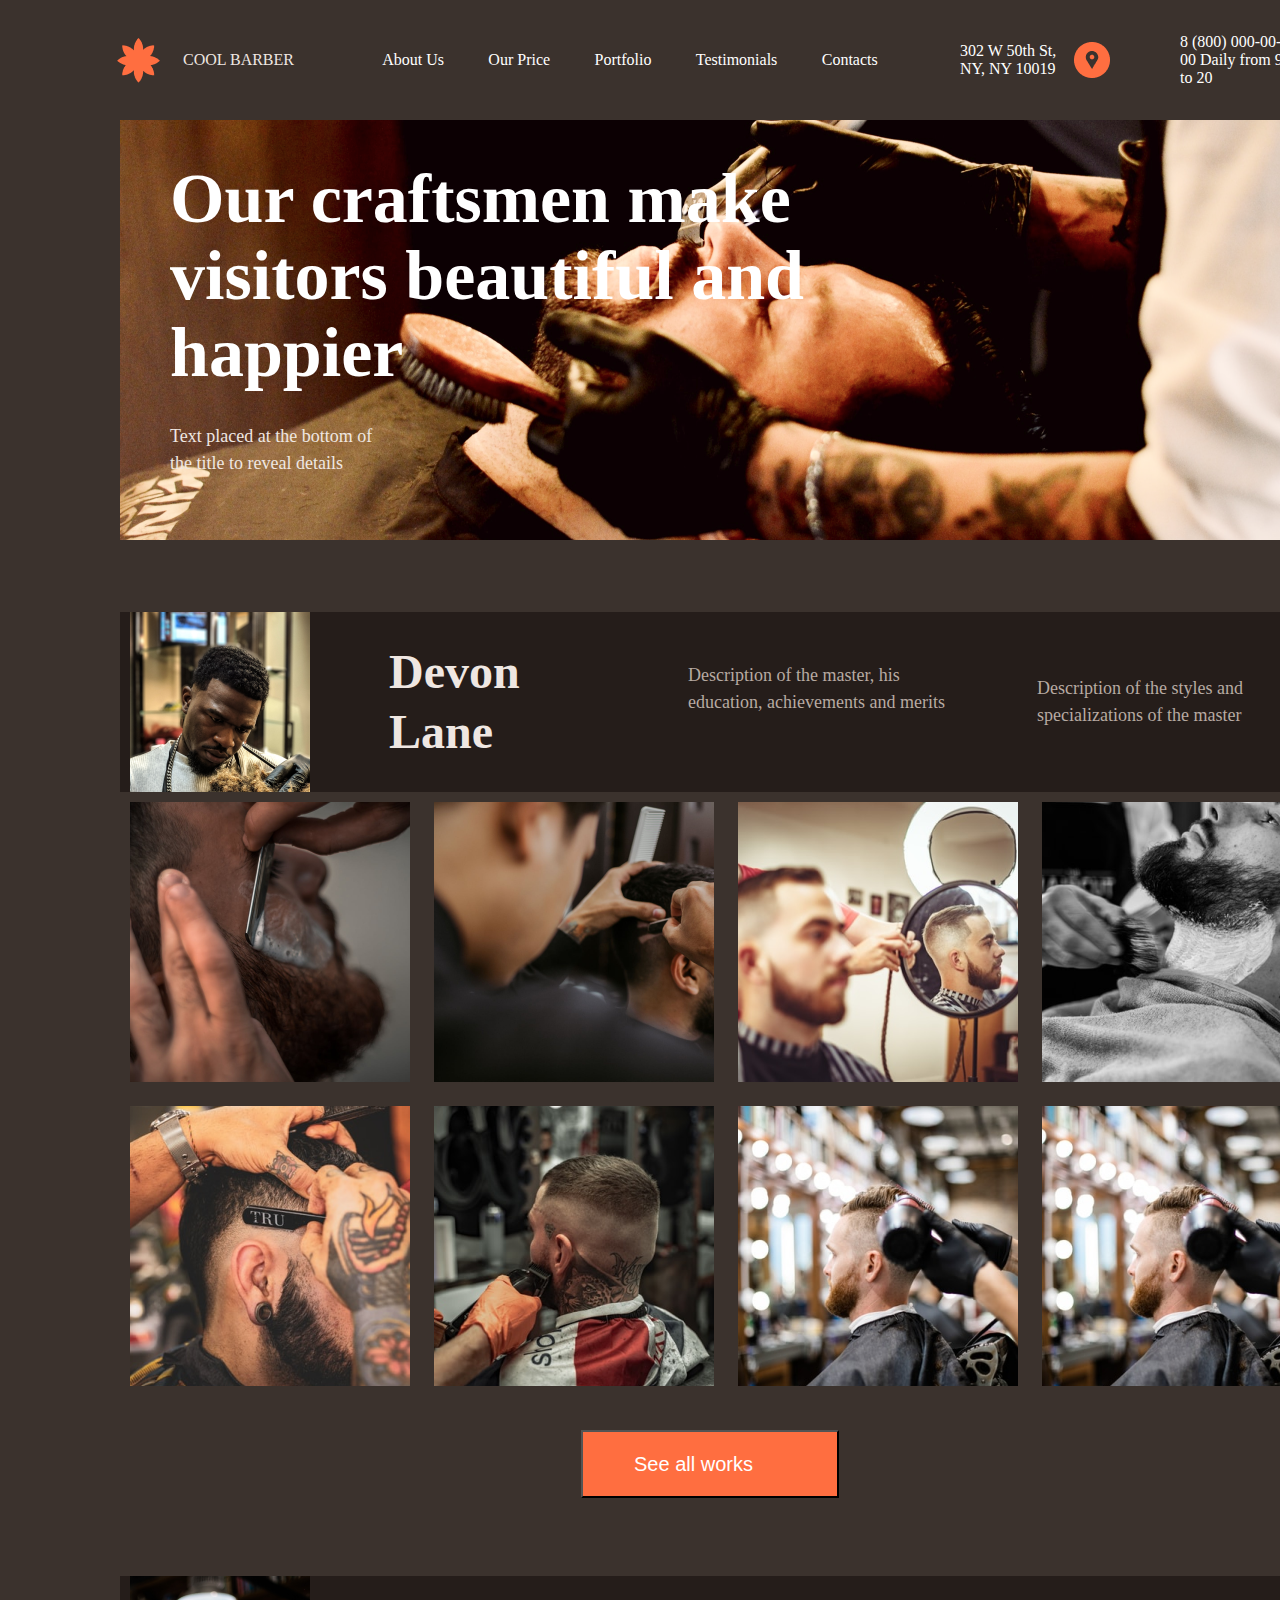
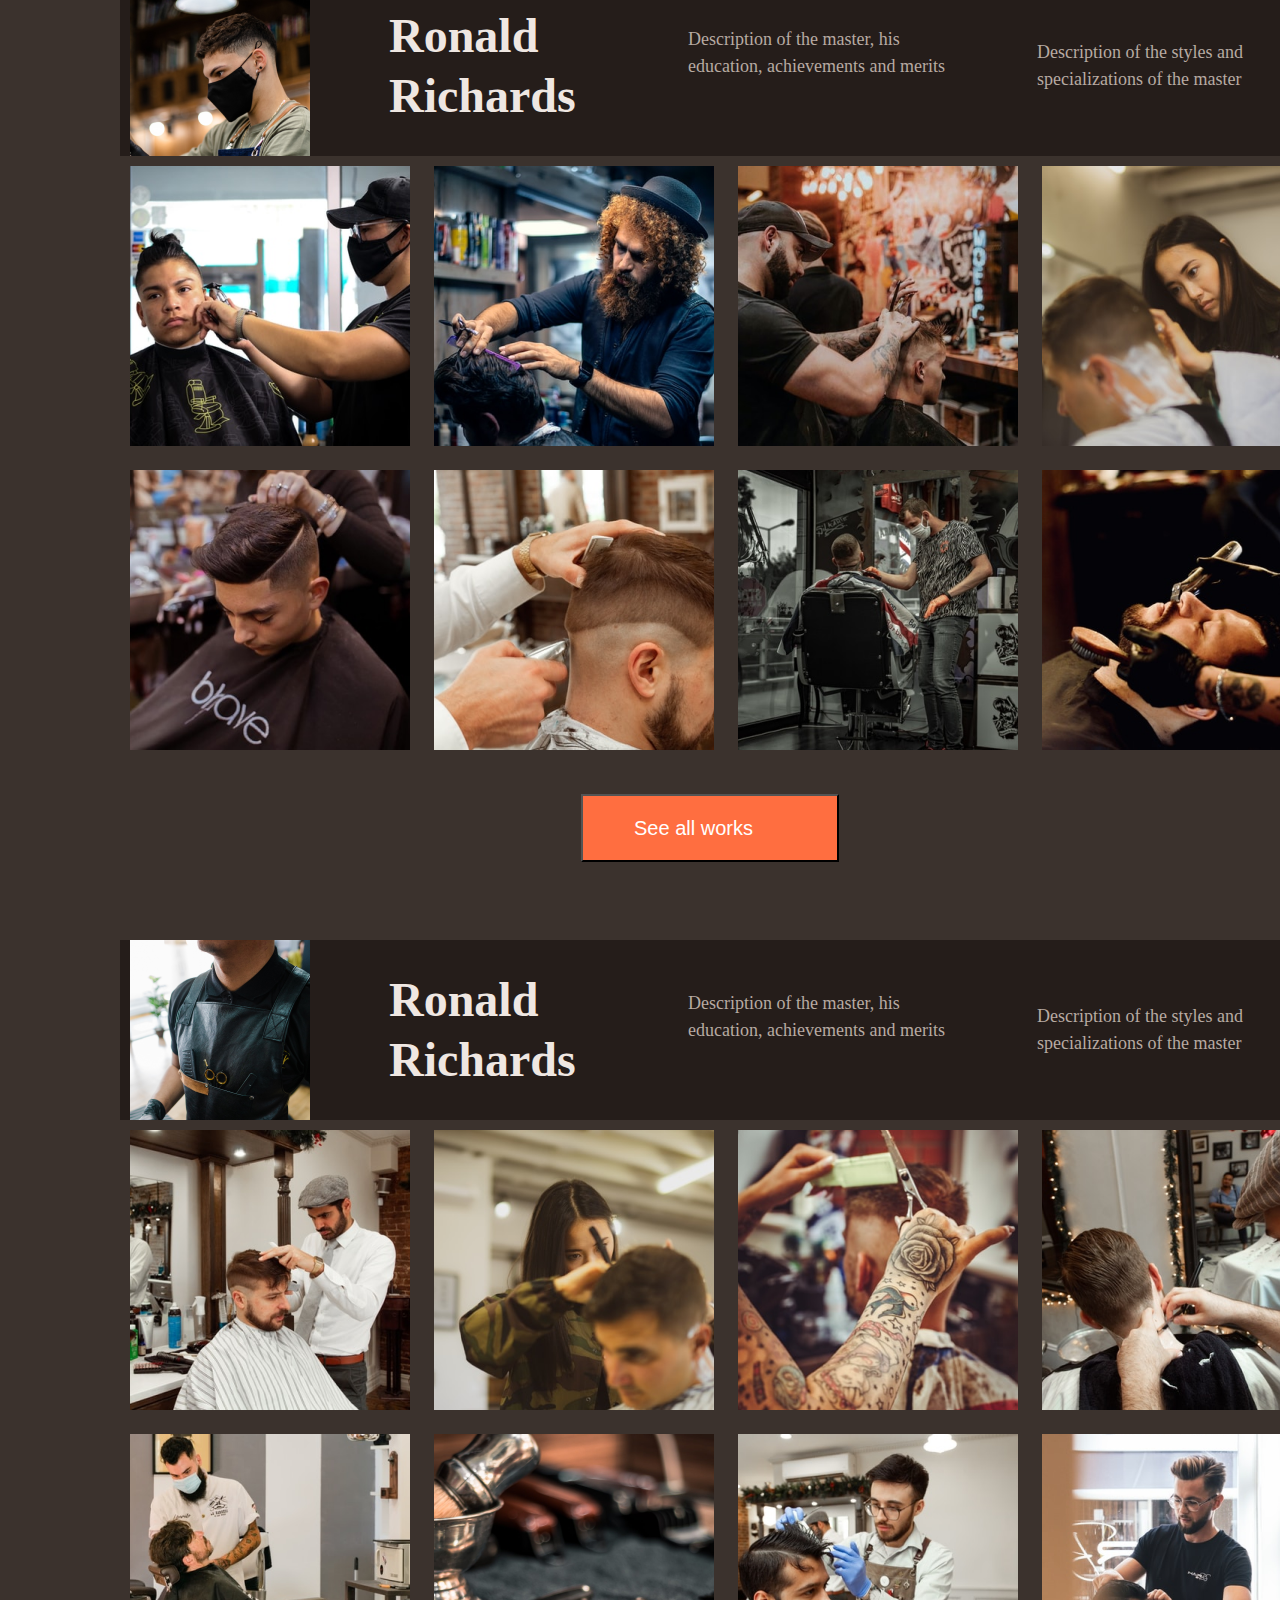
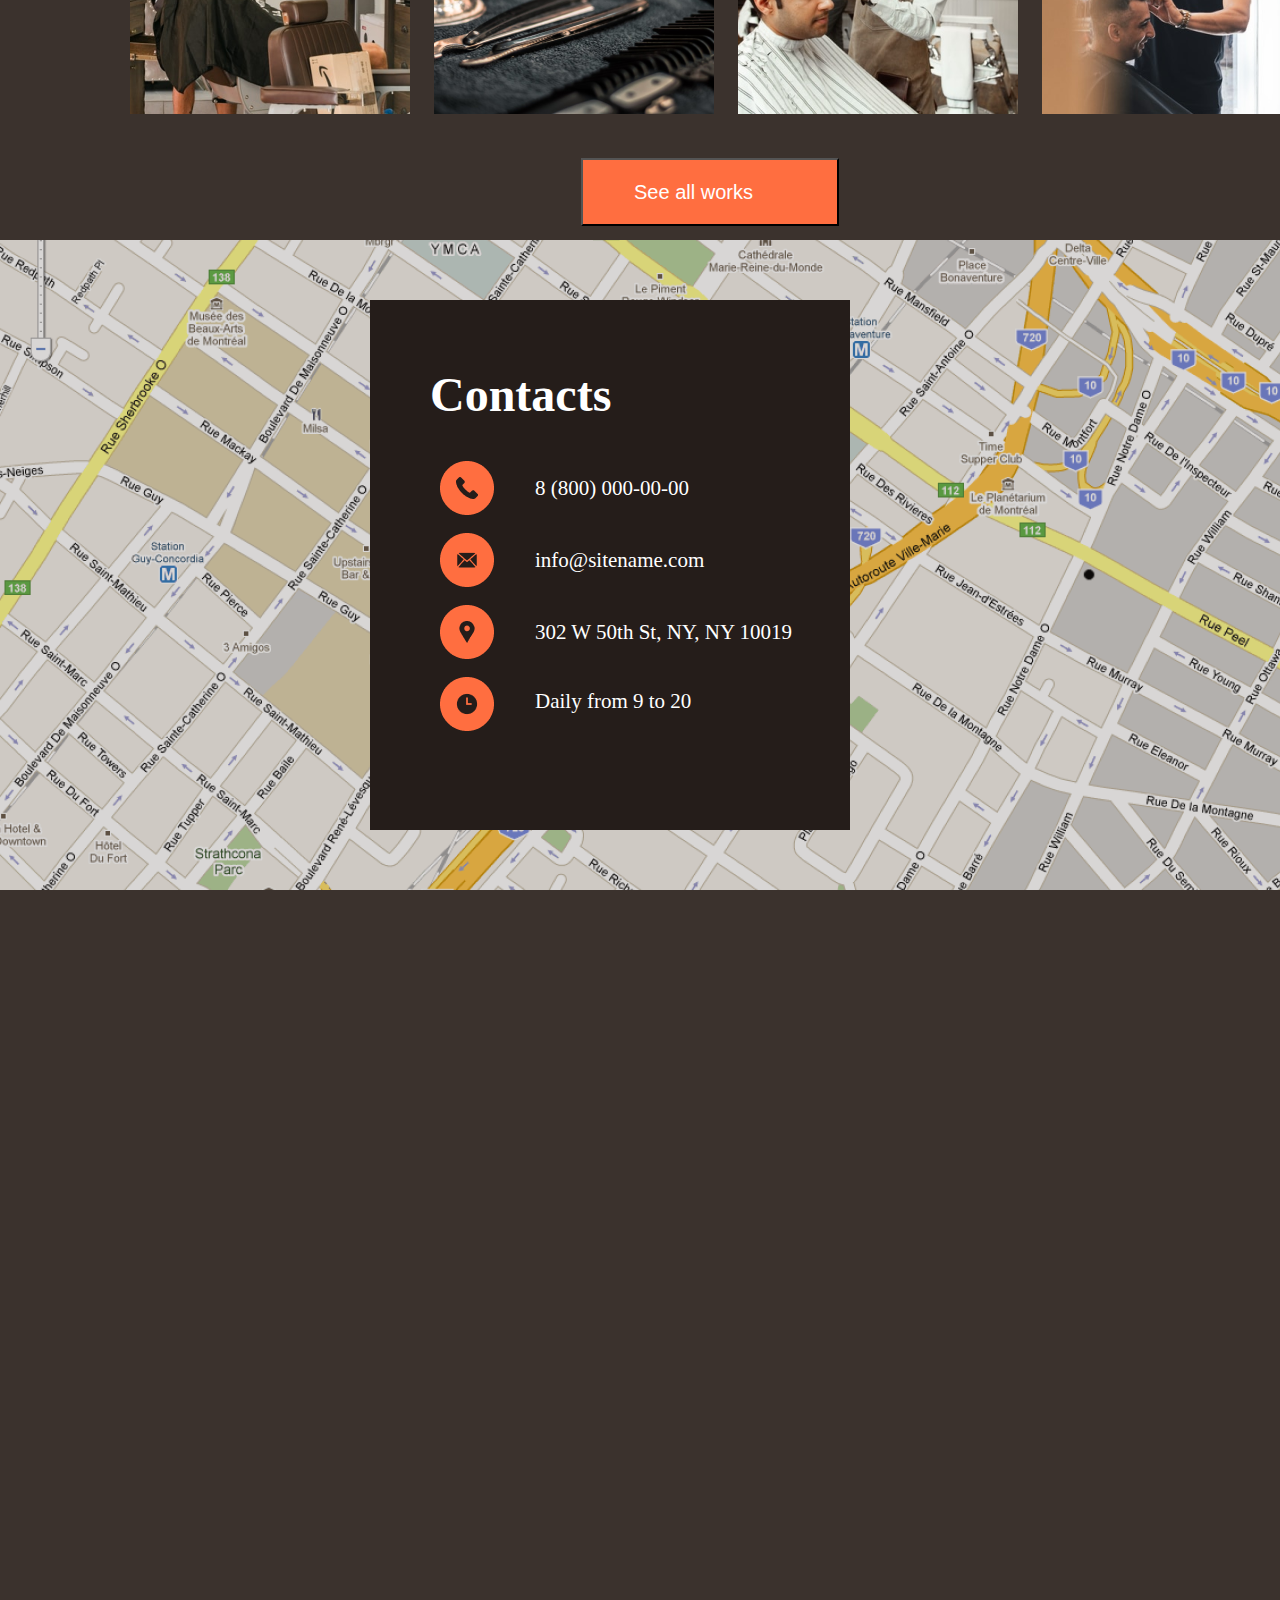
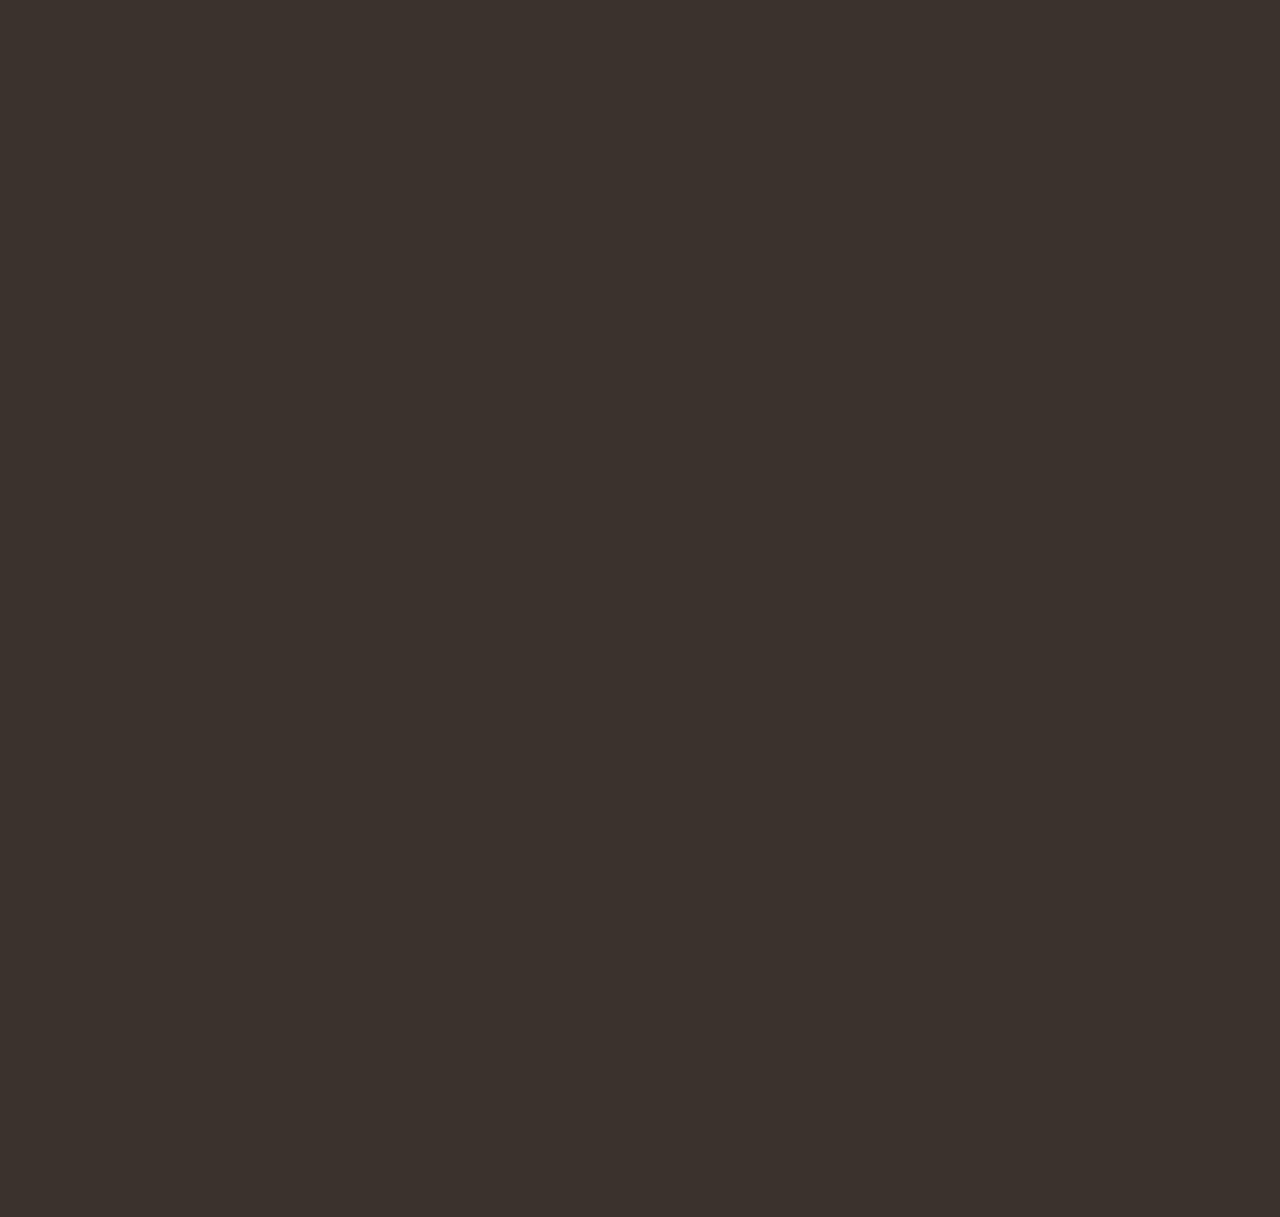
<file: last exam/aboutus.html>
<!DOCTYPE html>
<html lang="en">

<head>
    <meta charset="UTF-8">
    <meta http-equiv="X-UA-Compatible" content="IE=edge">
    <meta name="viewport" content="width=device-width, initial-scale=1.0">
    <title>Document</title>
    <link rel="stylesheet" href="aboutus.css">
</head>

<body>
    <div class="main">
        <div class="header">
            <div class="logo">
                <img src="./img/46. Лого.png" alt="">
                <div class="namelogo">Cool Barber</div>
            </div>
            <div class="menu">
                <a href="./aboutus.html">
                    <div class="aboutus">About Us</div>
                </a>
                <a href="./price.html">
                    <div class="ourmaster">Our Price</div>
                </a>
                <a href="./index.html">
                    <div class="portfolio">Portfolio</div>
                </a>
                <a href="./testimonial.html">
                    <div class="testimonials">Testimonials</div>
                </a>
                <a href="./contacts.html">
                    <div class="contacts">Contacts</div>
                </a>
            </div>
            <div class="phone">
                <div class="location">302 W 50th St, NY, NY 10019</div>
                <img src="./img/1. Карта.png" alt="" class="imglocation">
            </div>
            <div class="phone">
                <div class="number">8 (800) 000-00-00 Daily from 9 to 20</div>
                <img src="./img/Иконка телефона.png" alt="" class="imgnumber">
            </div>
        </div>

        <div class="hero">
            <div class="item-main-text">Our craftsmen make visitors beautiful and happier</div>
            <div class="item-undermain-text">Text placed at the bottom of the title to reveal details</div>
        </div><br><br><br><br>
        <div class="master">
            <div class="frame19">
                <img src="./img/img.png" class="logomaster">
                <div class="namemaster">Devon Lane</div>
                <div class="description-master">Description of the master, his education, achievements and merits</div>
                <div class="second-description-master">Description of the styles and specializations of the master</div>
            </div>
            <div class="images">
                <img src="./img/photo (6).png" alt="">
                <img src="./img/photo (7).png" alt="">
                <img src="./img/photo (8).png" alt="">
                <img src="./img/photo (9).png" alt="">
                <img src="./img/photo (11).png" alt="">
                <img src="./img/photo (12).png" alt="">
                <img src="./img/photo (13).png" alt="">
                <img src="./img/photo (14).png" alt="">
            </div>
            <button class="masters-button">See all works</button>
            <br><br><br><br><br><br>
            <div class="master">
                <div class="frame19">
                    <img src="./img/img (1).png" class="logomaster">
                    <div class="namemaster">Ronald Richards</div>
                    <div class="description-master">Description of the master, his education, achievements and merits
                    </div>
                    <div class="second-description-master">Description of the styles and specializations of the master
                    </div>
                </div>
                <div class="images">
                    <img src="./img/photo (15).png" alt="">
                    <img src="./img/photo (16).png" alt="">
                    <img src="./img/photo (17).png" alt="">
                    <img src="./img/photo (18).png" alt="">
                    <img src="./img/photo (19).png" alt="">
                    <img src="./img/photo (20).png" alt="">
                    <img src="./img/photo (21).png" alt="">
                    <img src="./img/photo (22).png" alt="">
                </div>
                <button class="masters-button">See all works</button>
                <br><br><br><br><br><br>
                <div class="master">
                    <div class="frame19">
                        <img src="./img/img (2).png" class="logomaster">
                        <div class="namemaster">Ronald Richards</div>
                        <div class="description-master">Description of the master, his education, achievements and
                            merits</div>
                        <div class="second-description-master">Description of the styles and specializations of the
                            master</div>
                    </div>
                    <div class="images">
                        <img src="./img/photo (23).png" alt="">
                        <img src="./img/photo (24).png" alt="">
                        <img src="./img/photo (25).png" alt="">
                        <img src="./img/photo (26).png" alt="">
                        <img src="./img/photo (27).png" alt="">
                        <img src="./img/photo (28).png" alt="">
                        <img src="./img/photo (29).png" alt="">
                        <img src="./img/photo (30).png" alt="">
                    </div>
                    <button class="masters-button">See all works</button>
                </div>
                <div class="map">
                    <div class="mapcontact">
                        <div class="textcontact">Contacts</div><br><br>
                        <div class="allnumber">
                            <img src="./img/icon (1).png" alt="" class="iconphone">
                            <div class="phonenumber">8 (800) 000-00-00</div>
                        </div><br>
                        <div class="allemail">
                            <img src="./img/icon (2).png" alt="" class="iconemail">
                            <div class="email">info@sitename.com</div>
                        </div><br>
                        <div class="alllocation">
                            <img src="./img/Group 5.png" alt="" class="iconlocation">
                            <div class="locationcord">302 W 50th St, NY, NY 10019</div>
                        </div><br>
                        <div class="alltime">
                            <img src="./img/Icon.png" alt="" class="icontime">
                            <div class="time1">Daily from 9 to 20</div>
                        </div>
                    </div>
                </div>
            </div>
</body>

</html>
</file>
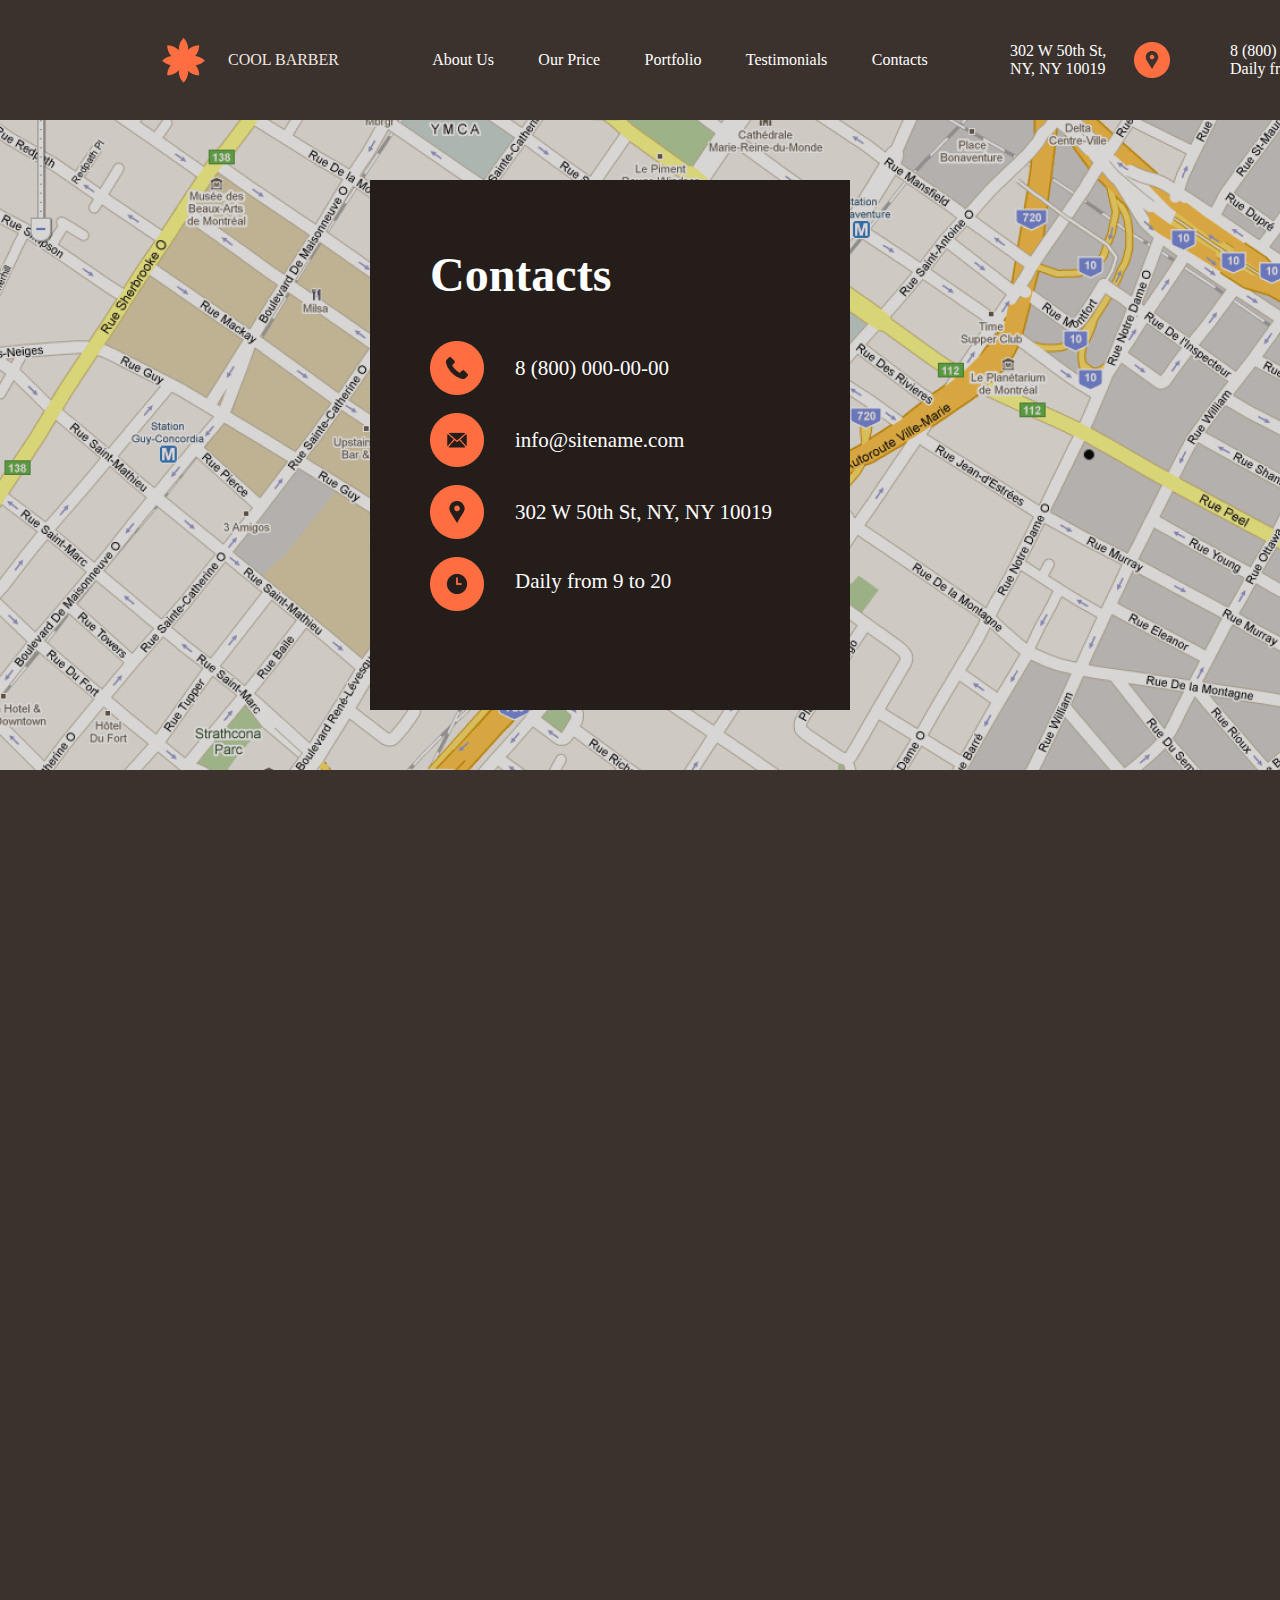
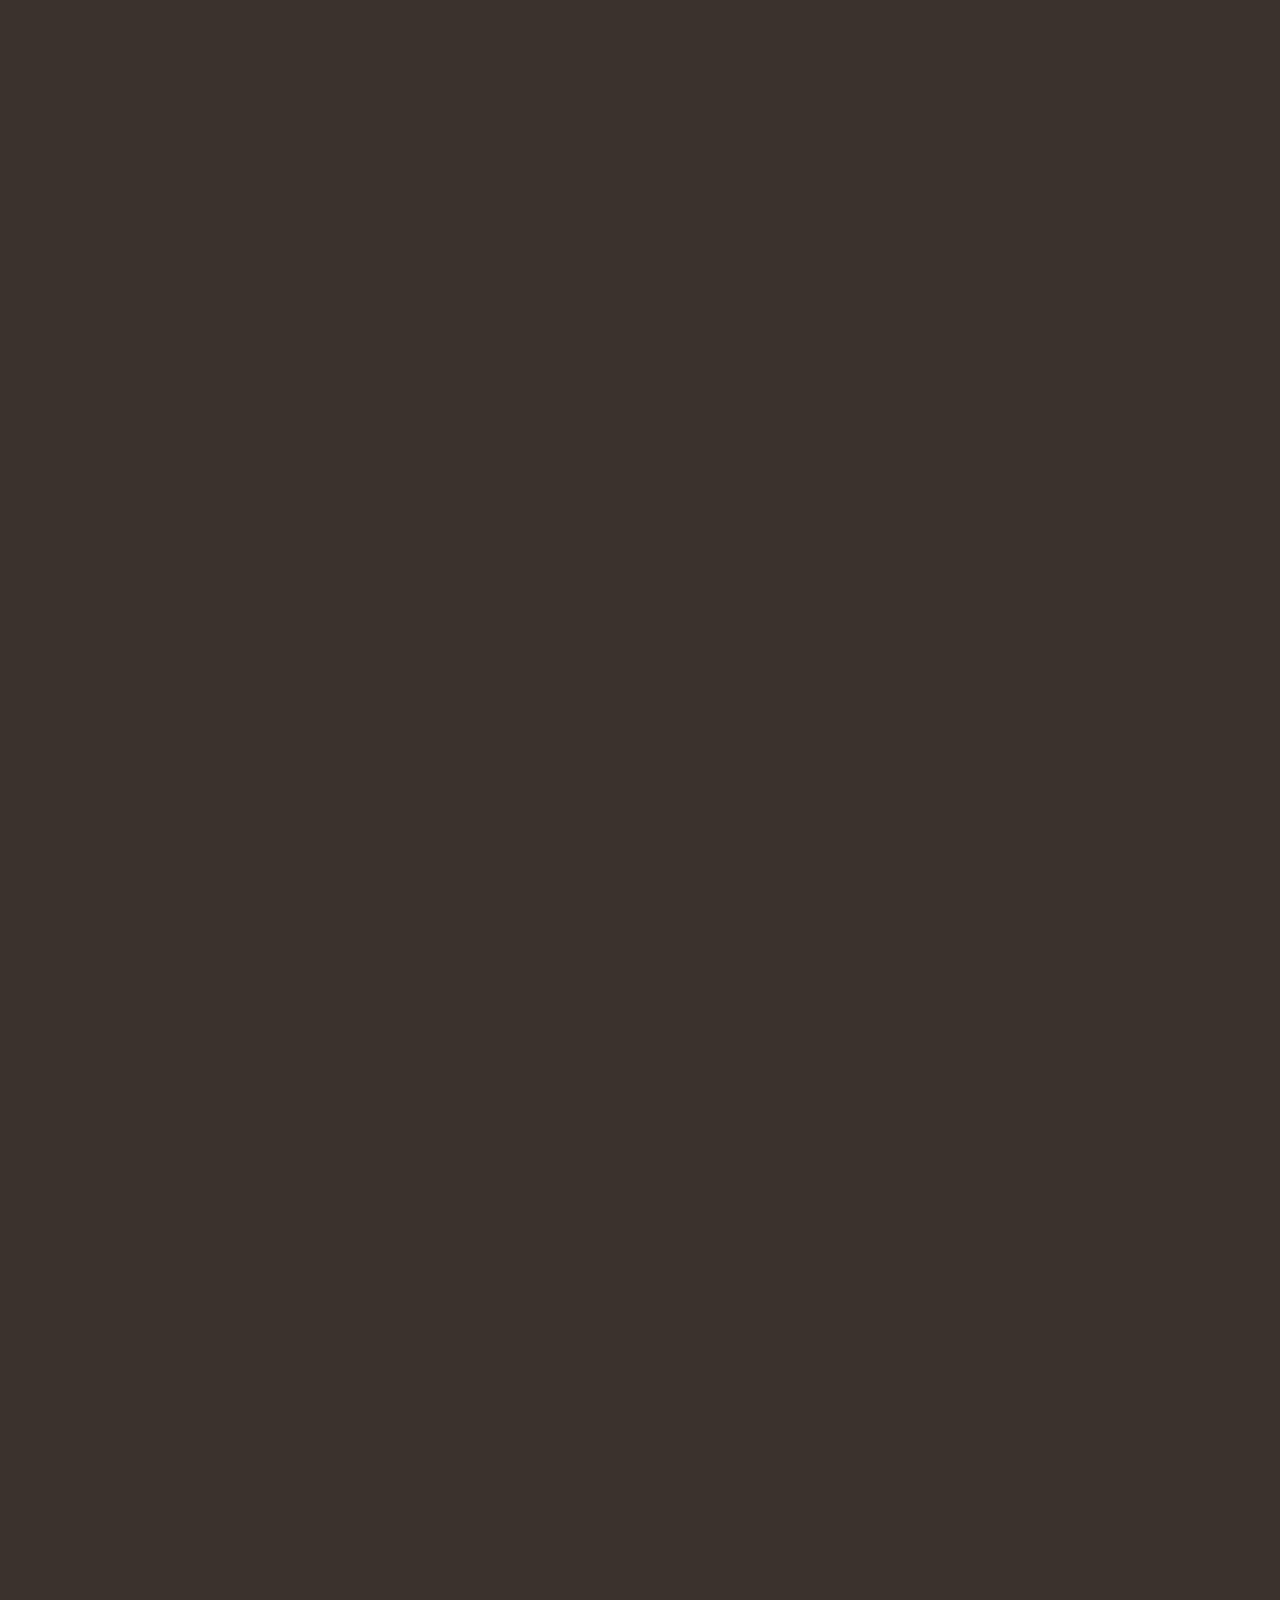
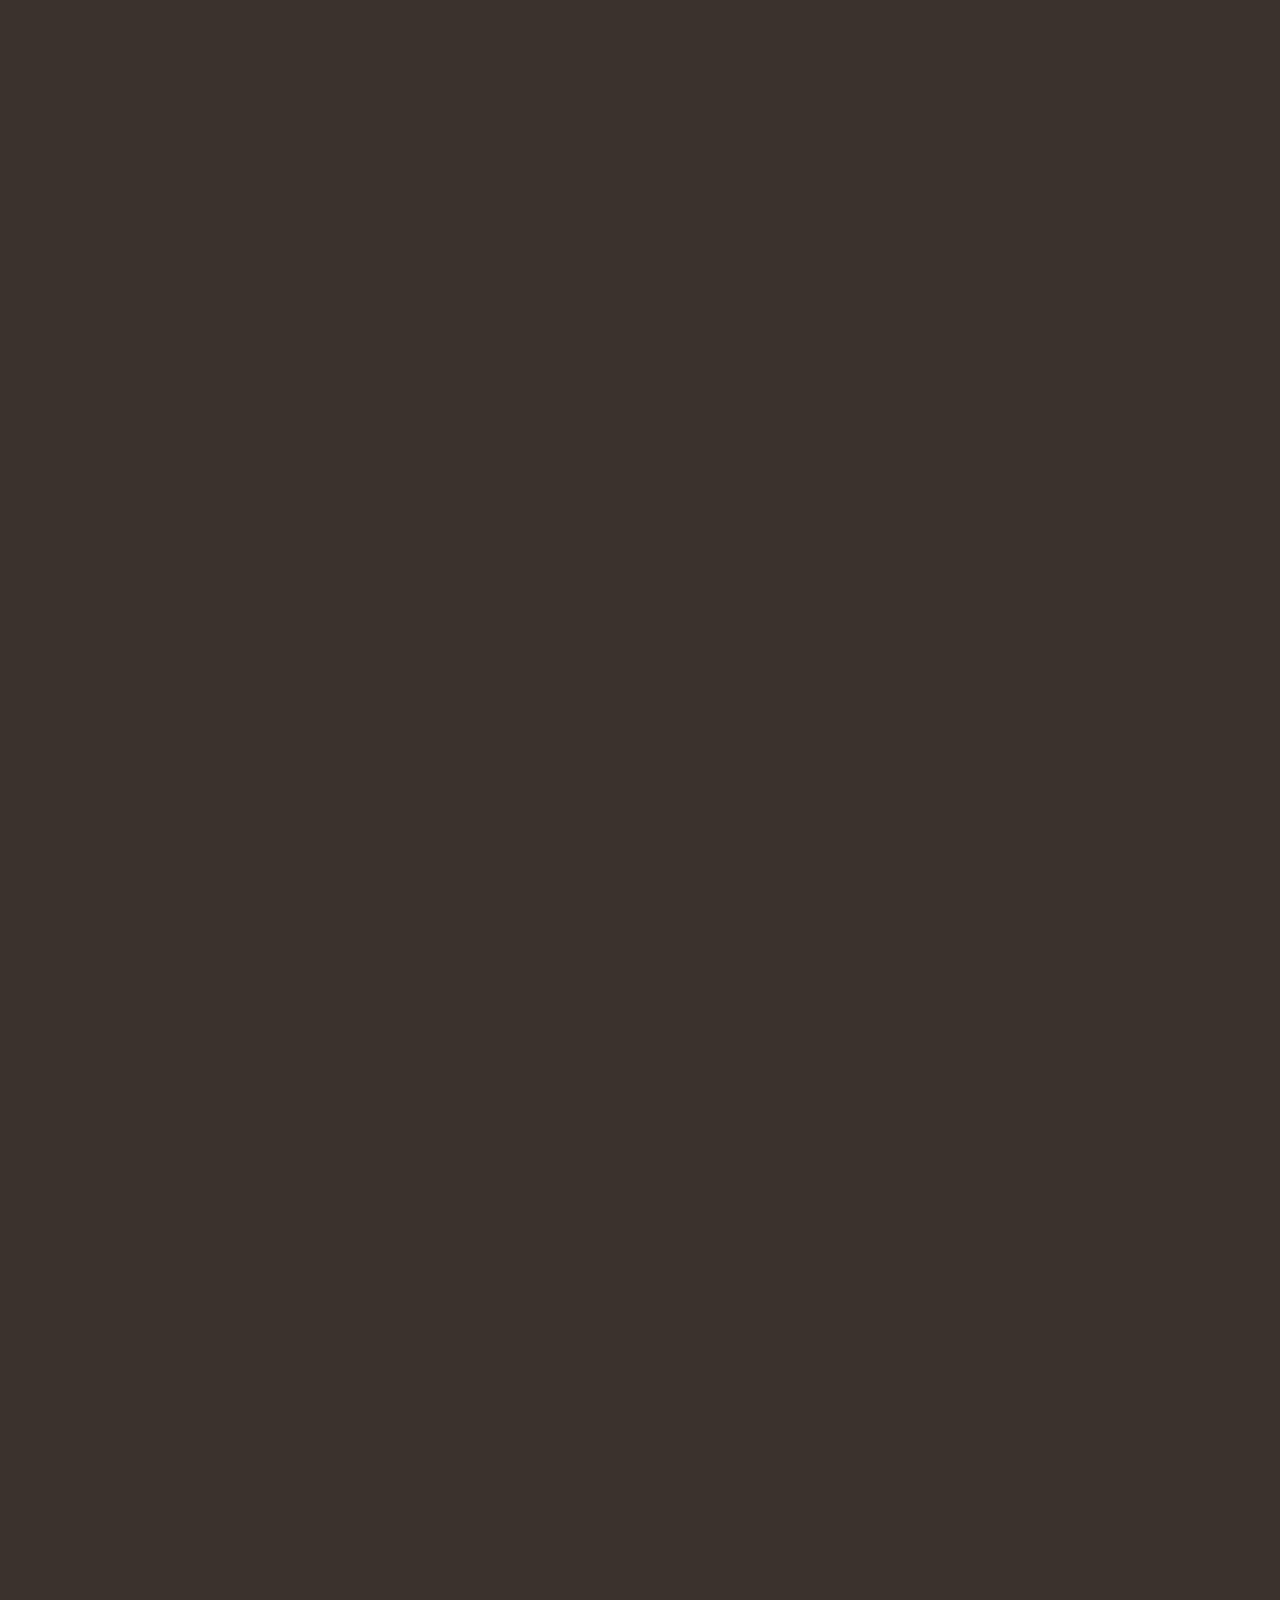
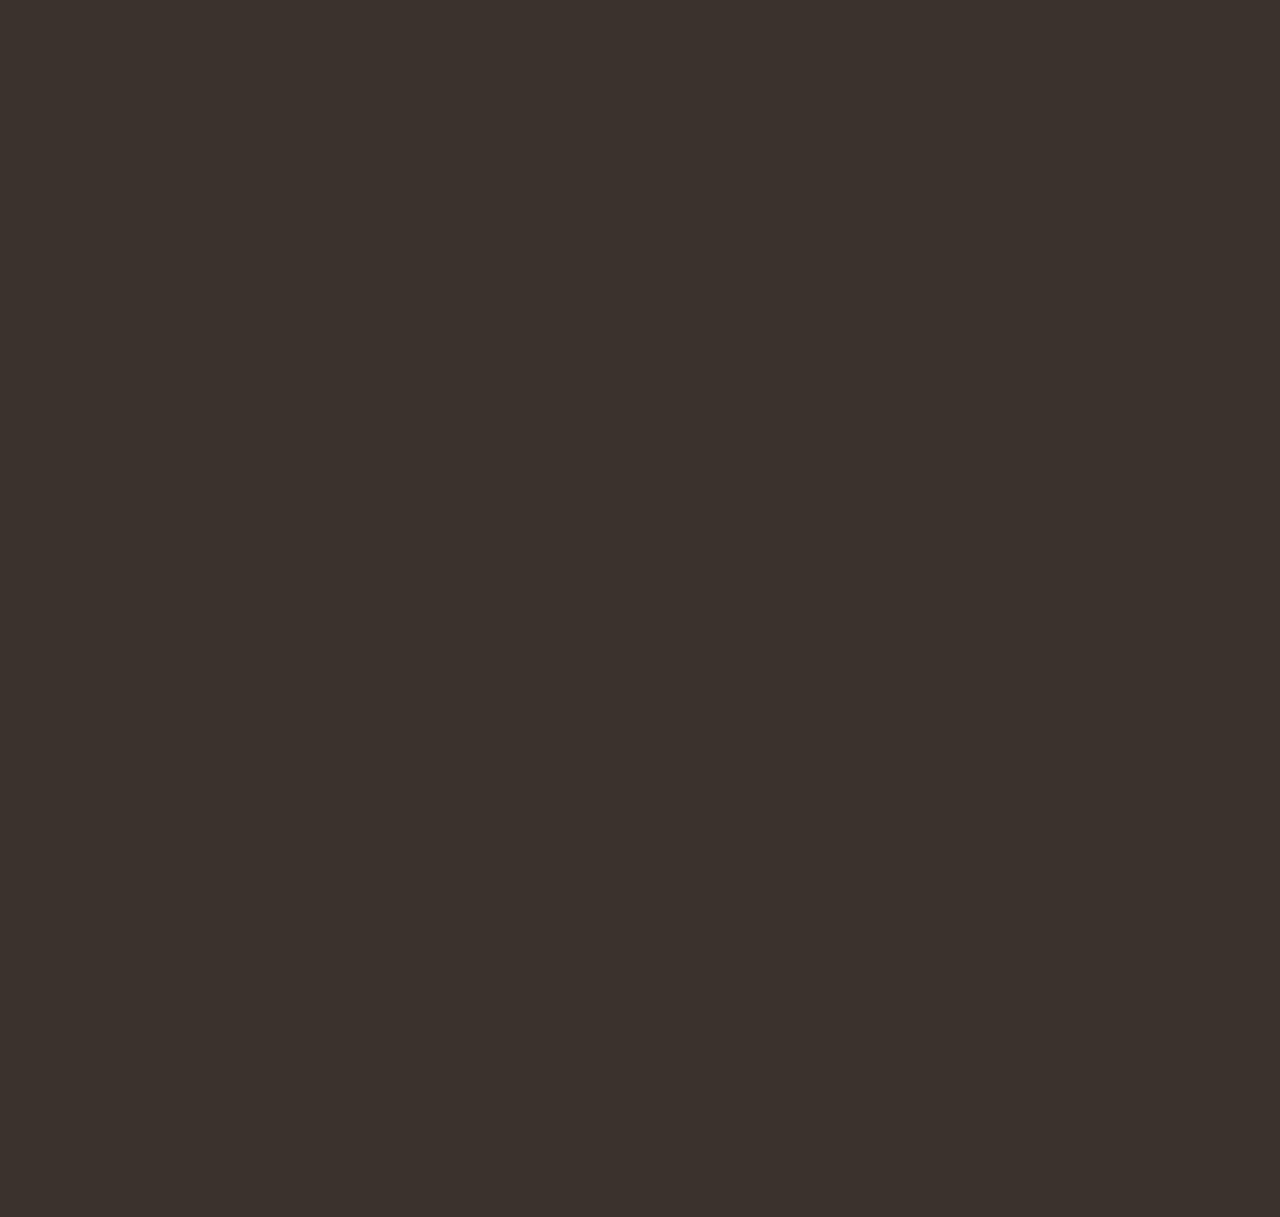
<file: last exam/contacts.html>
<!DOCTYPE html>
<html lang="en">

<head>
    <meta charset="UTF-8">
    <meta http-equiv="X-UA-Compatible" content="IE=edge">
    <meta name="viewport" content="width=device-width, initial-scale=1.0">
    <title>Document</title>
    <link rel="stylesheet" href="./contacts.css">
</head>

<body>
    <div class="main">
        <div class="header">
            <div class="logo">
                <img src="./img/46. Лого.png" alt="">
                <div class="namelogo">Cool Barber</div>
            </div>
            <div class="menu">
                <a href="./aboutus.html">
                    <div class="aboutus">About Us</div>
                </a>
                <a href="./price.html">
                    <div class="ourmaster">Our Price</div>
                </a>
                <a href="./index.html">
                    <div class="portfolio">Portfolio</div>
                </a>
                <a href="./testimonial.html">
                    <div class="testimonials">Testimonials</div>
                </a>
                <a href="./contacts.html">
                    <div class="contacts">Contacts</div>
                </a>
            </div>
            <div class="phone">
                <div class="location">302 W 50th St, NY, NY 10019</div>
                <img src="./img/1. Карта.png" alt="" class="imglocation">
            </div>
            <div class="phone">
                <div class="number">8 (800) 000-00-00 Daily from 9 to 20</div>
                <img src="./img/Иконка телефона.png" alt="" class="imgnumber">
            </div>
        </div>

        <div class="map">
            <div class="mapcontact">
                <div class="textcontact">Contacts</div><br><br>
                <div class="allnumber">
                    <img src="./img/icon (1).png" alt="" class="iconphone">
                    <div class="phonenumber">8 (800) 000-00-00</div>
                </div><br>
                <div class="allemail">
                    <img src="./img/icon (2).png" alt="" class="iconemail">
                    <div class="email">info@sitename.com</div>
                </div><br>
                <div class="alllocation">
                    <img src="./img/Group 5.png" alt="" class="iconlocation">
                    <div class="locationcord">302 W 50th St, NY, NY 10019</div>
                </div><br>
                <div class="alltime">
                    <img src="./img/Icon.png" alt="" class="icontime">
                    <div class="time1">Daily from 9 to 20</div>
                </div>
            </div>
        </div>
</body>

</html>
</file>
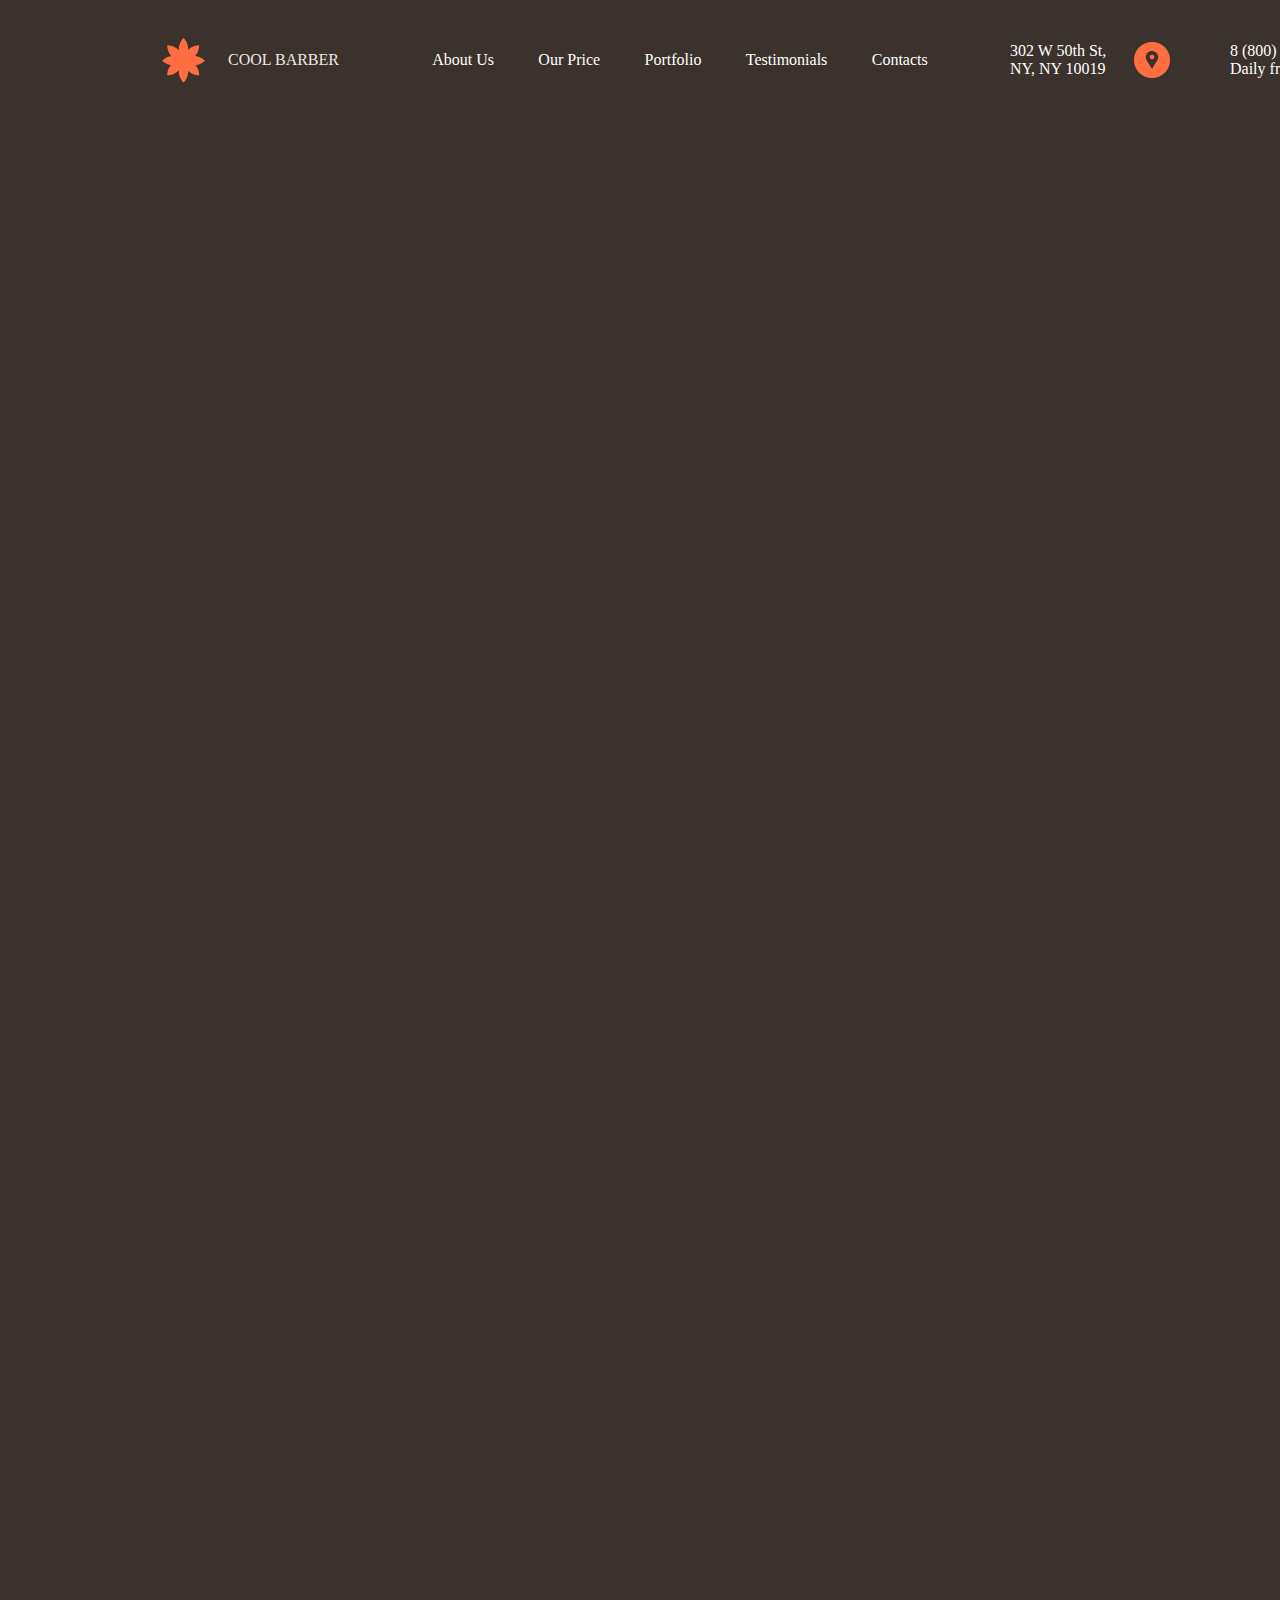
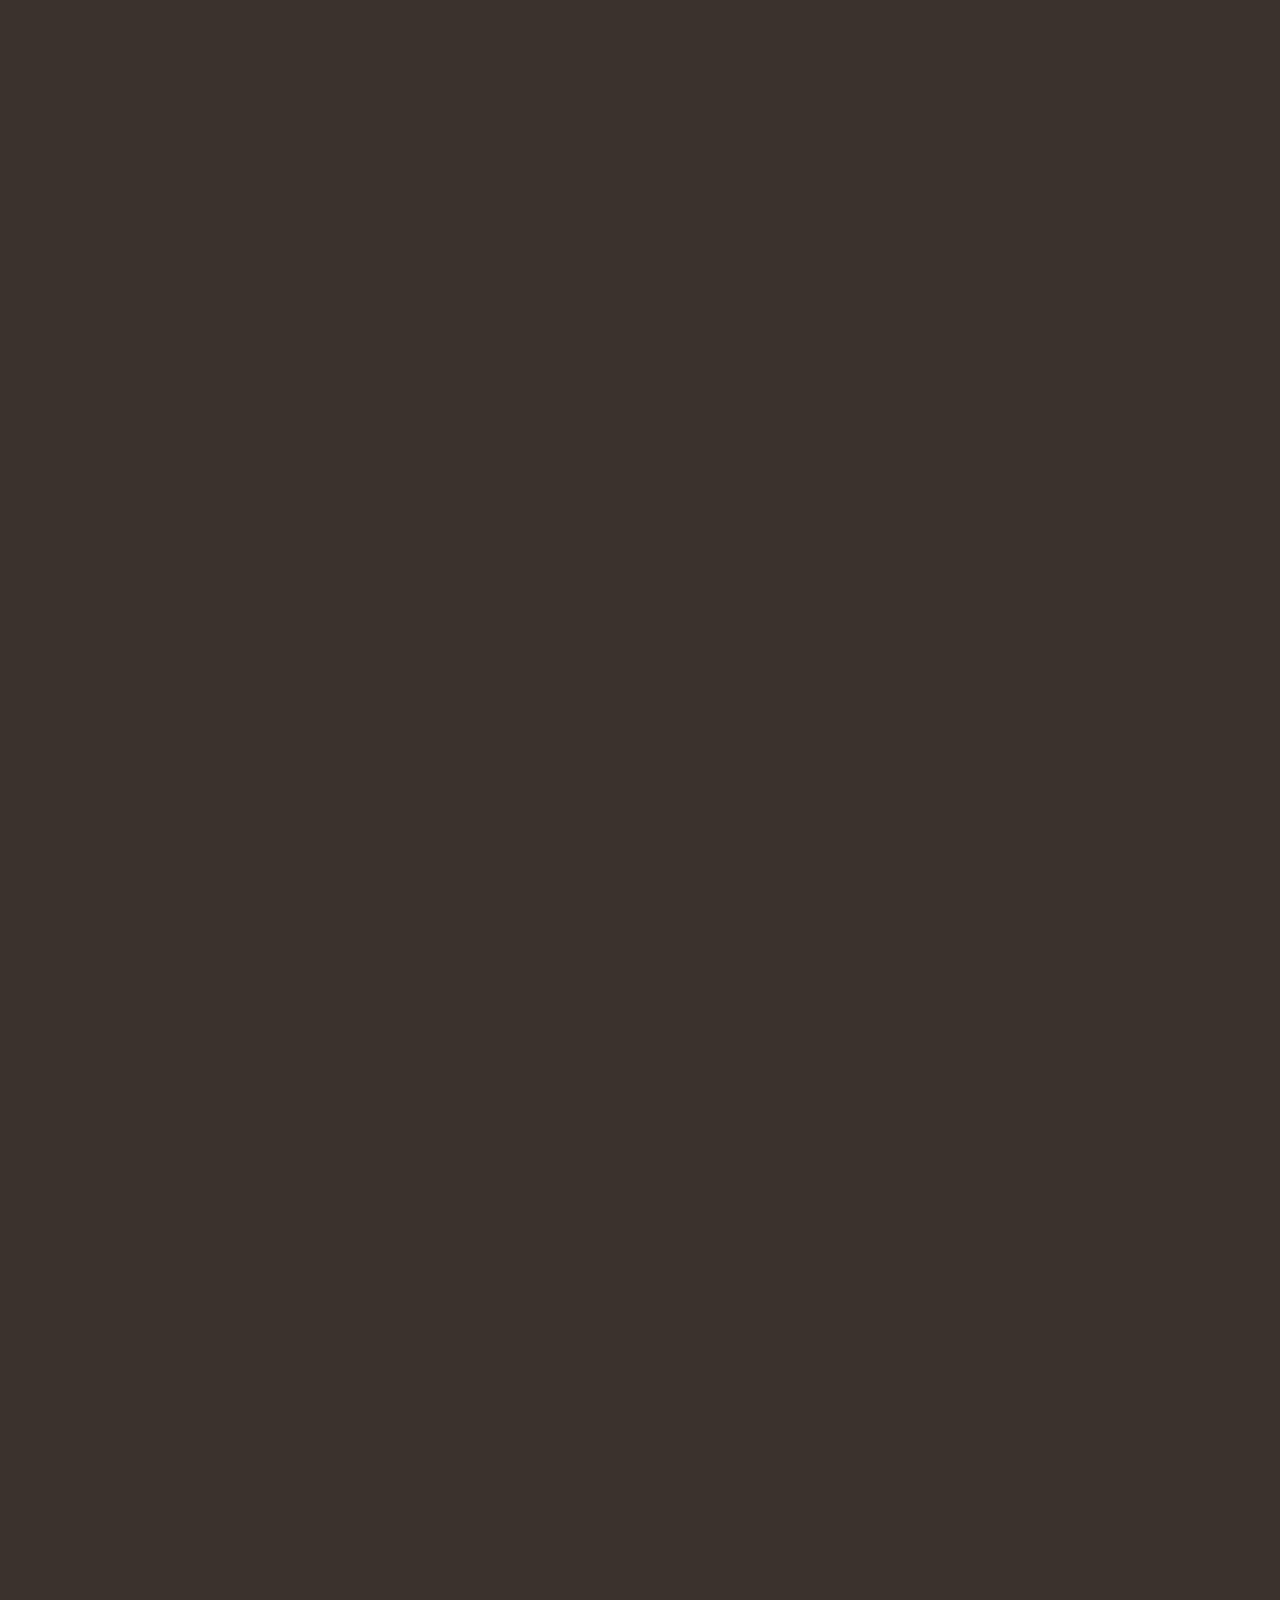
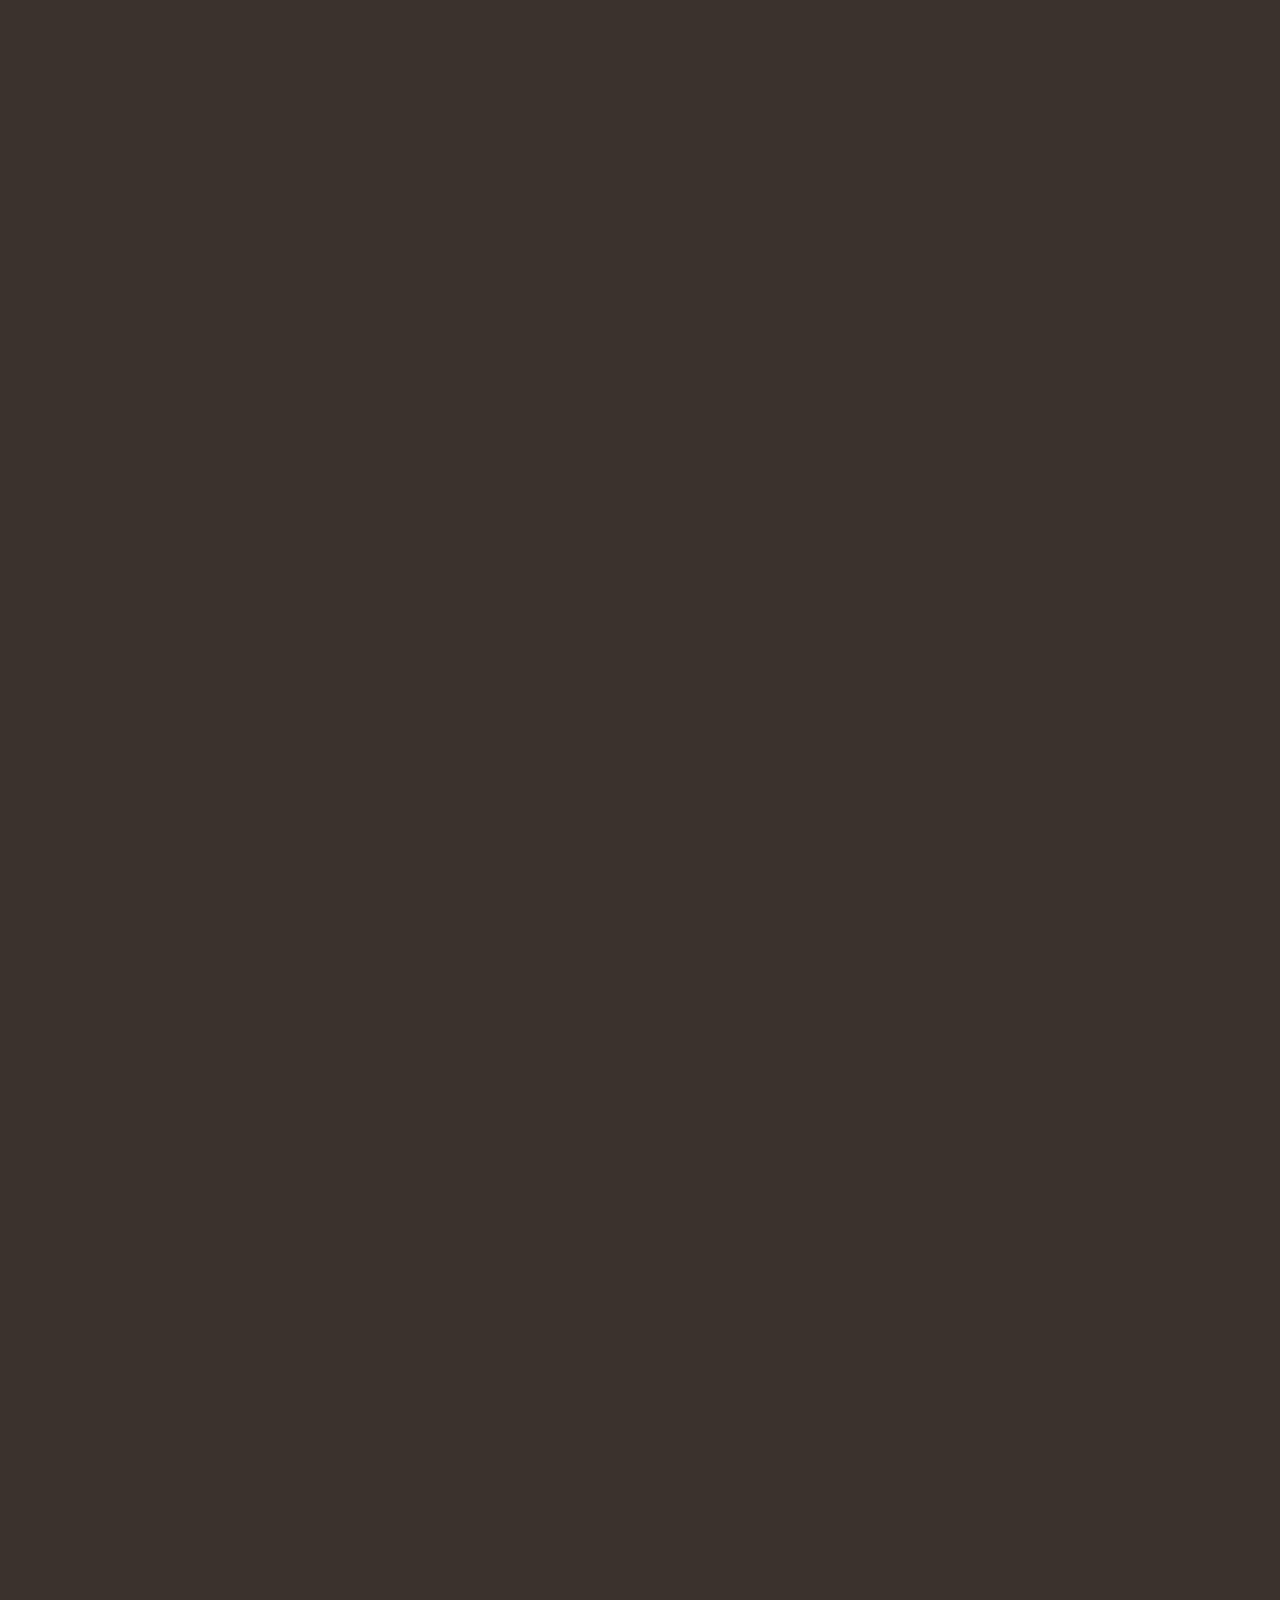
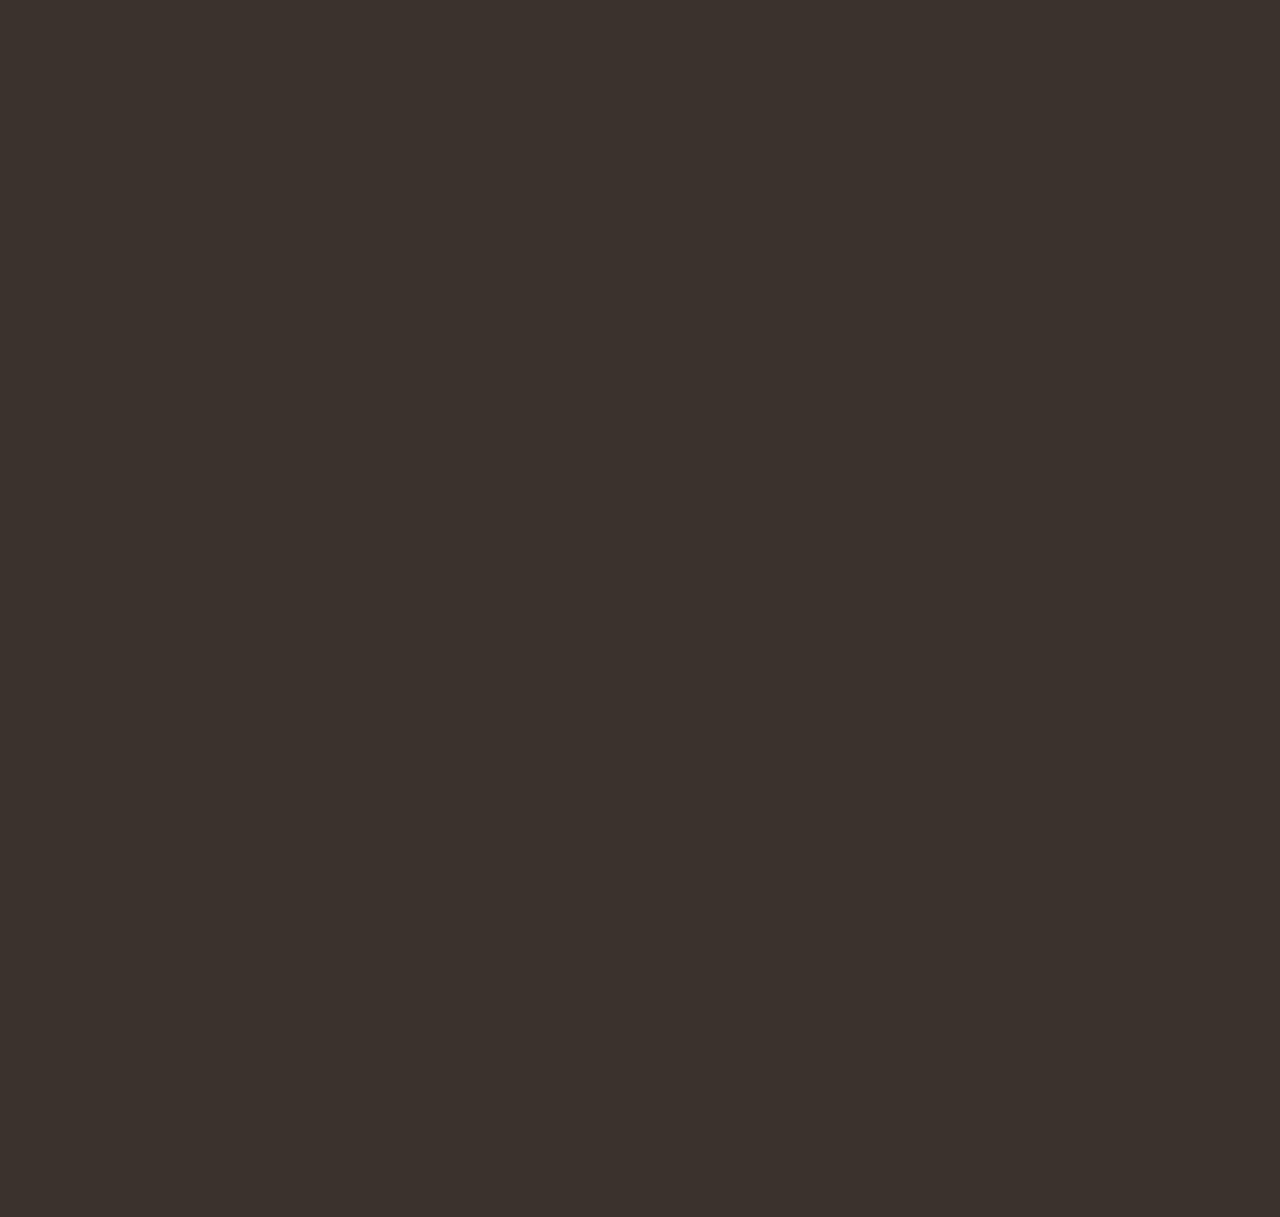
<file: last exam/price.html>
<!DOCTYPE html>
<html lang="en">

<head>
    <meta charset="UTF-8">
    <meta http-equiv="X-UA-Compatible" content="IE=edge">
    <meta name="viewport" content="width=device-width, initial-scale=1.0">
    <title>Document</title>
    <link rel="stylesheet" href="./price.css">
</head>

<body>
    <div class="main">
        <div class="header">
            <div class="logo">
                <img src="./img/46. Лого.png" alt="">
                <div class="namelogo">Cool Barber</div>
            </div>
            <div class="menu">
                <a href="./aboutus.html">
                    <div class="aboutus">About Us</div>
                </a>
                <a href="./price.html">
                    <div class="ourmaster">Our Price</div>
                </a>
                <a href="./index.html">
                    <div class="portfolio">Portfolio</div>
                </a>
                <a href="./testimonial.html">
                    <div class="testimonials">Testimonials</div>
                </a>
                <a href="./contacts.html">
                    <div class="contacts">Contacts</div>
                </a>
            </div>
            <div class="phone">
                <div class="location">302 W 50th St, NY, NY 10019</div>
                <img src="./img/1. Карта.png" alt="" class="imglocation">
            </div>
            <div class="phone">
                <div class="number">8 (800) 000-00-00 Daily from 9 to 20</div>
                <img src="./img/Иконка телефона.png" alt="" class="imgnumber">
            </div>
        </div>
</body>

</html>
</file>
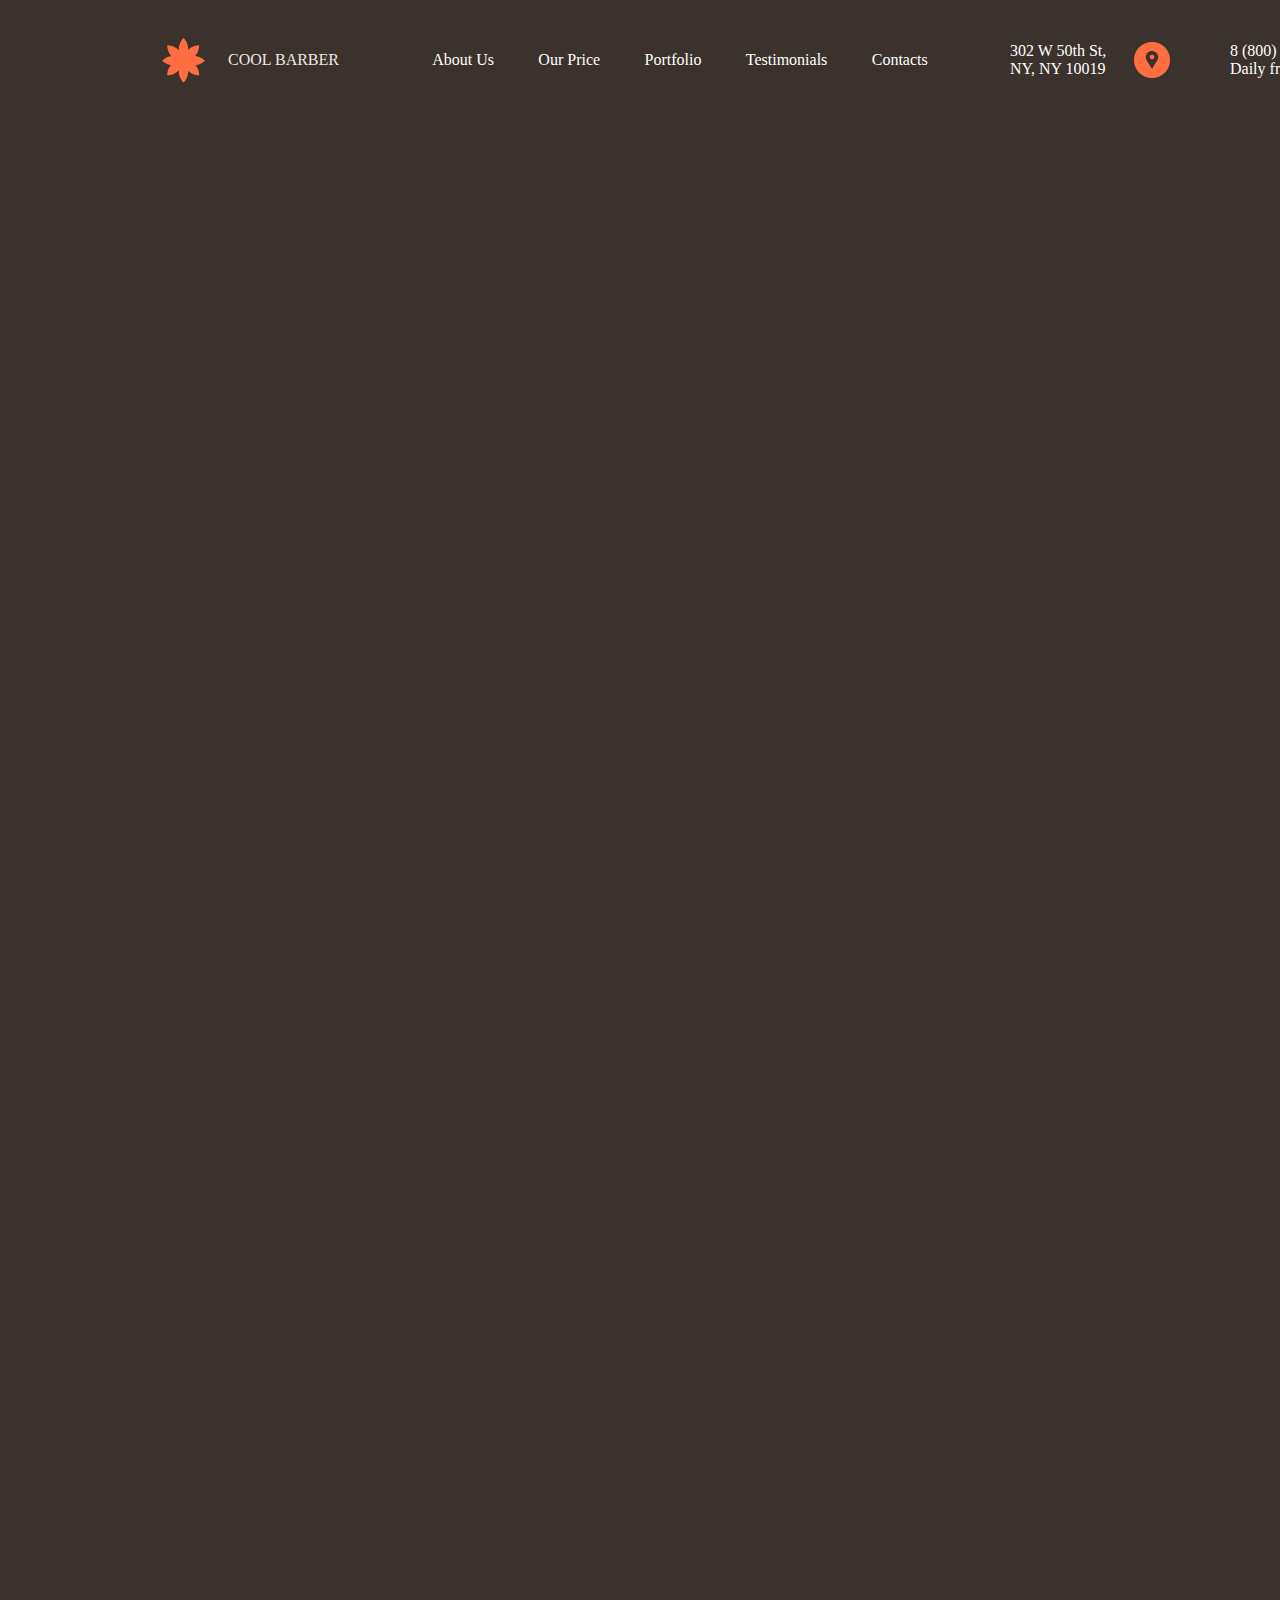
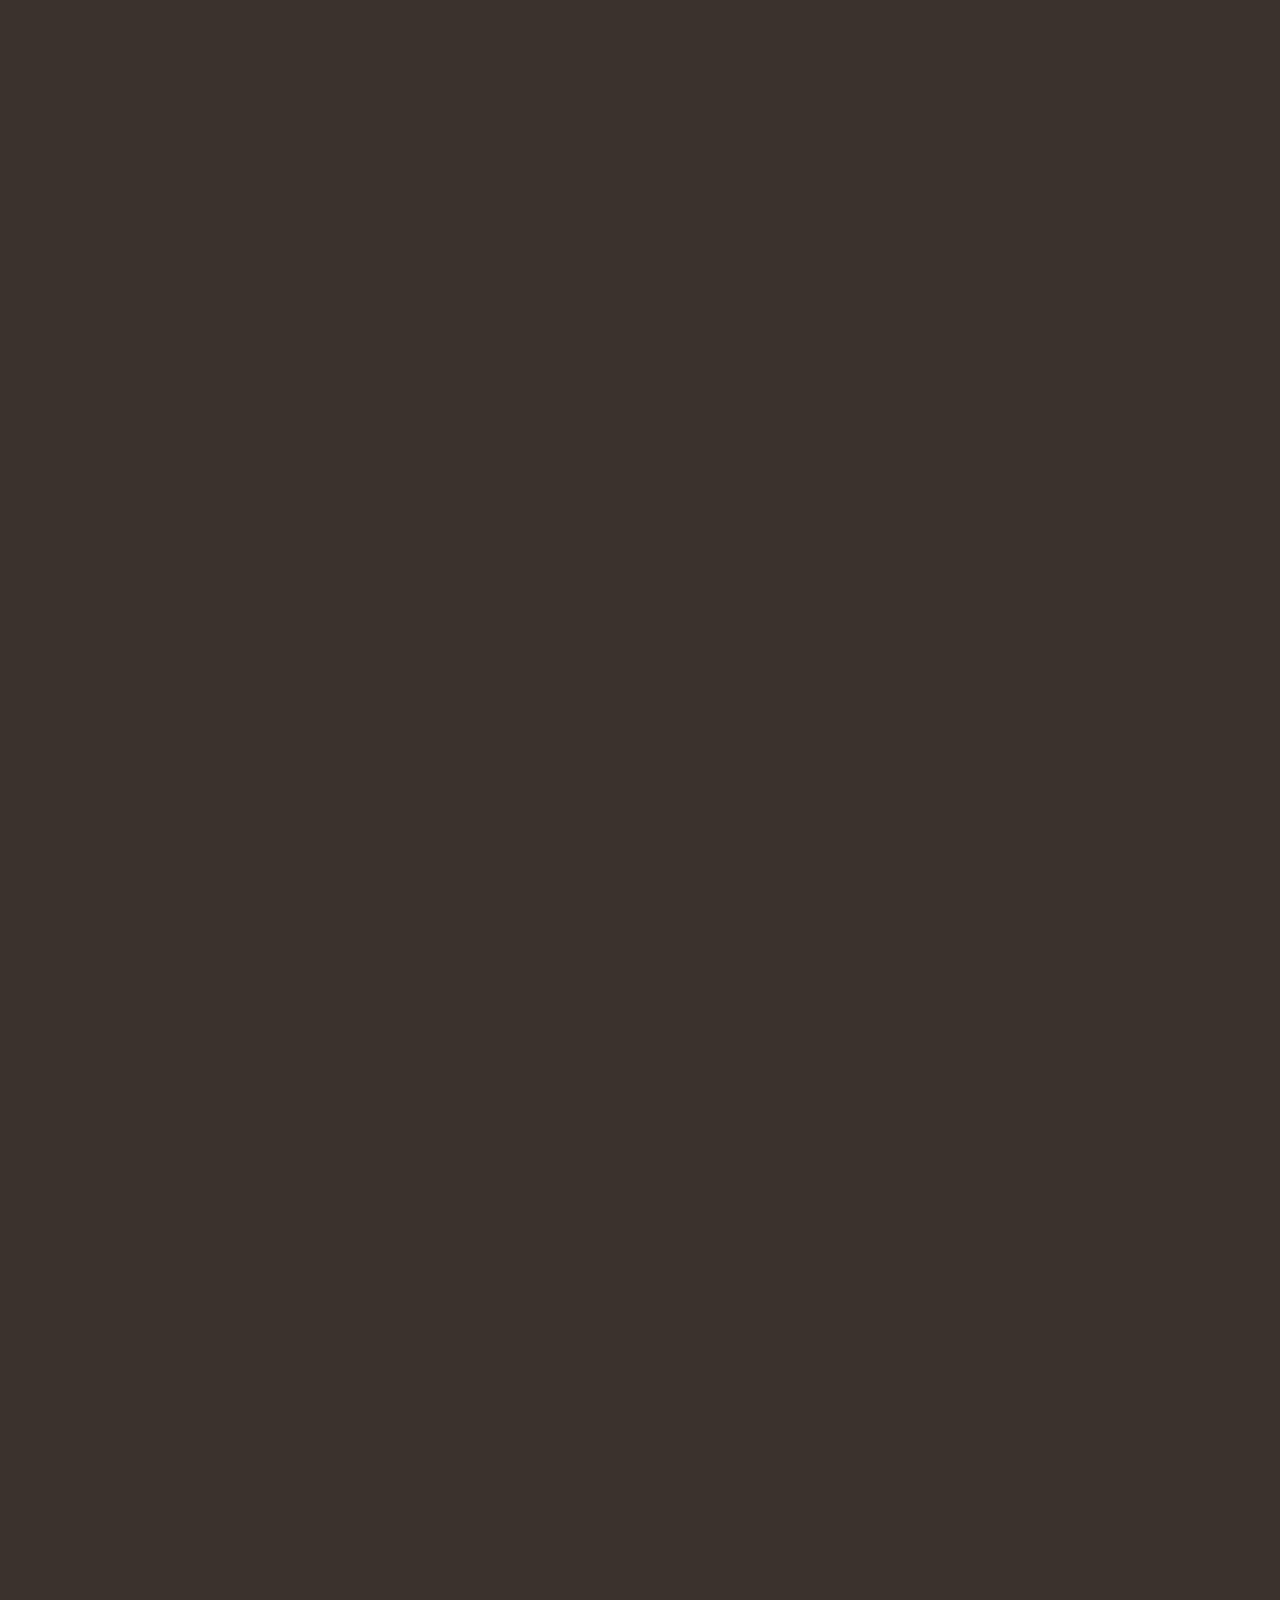
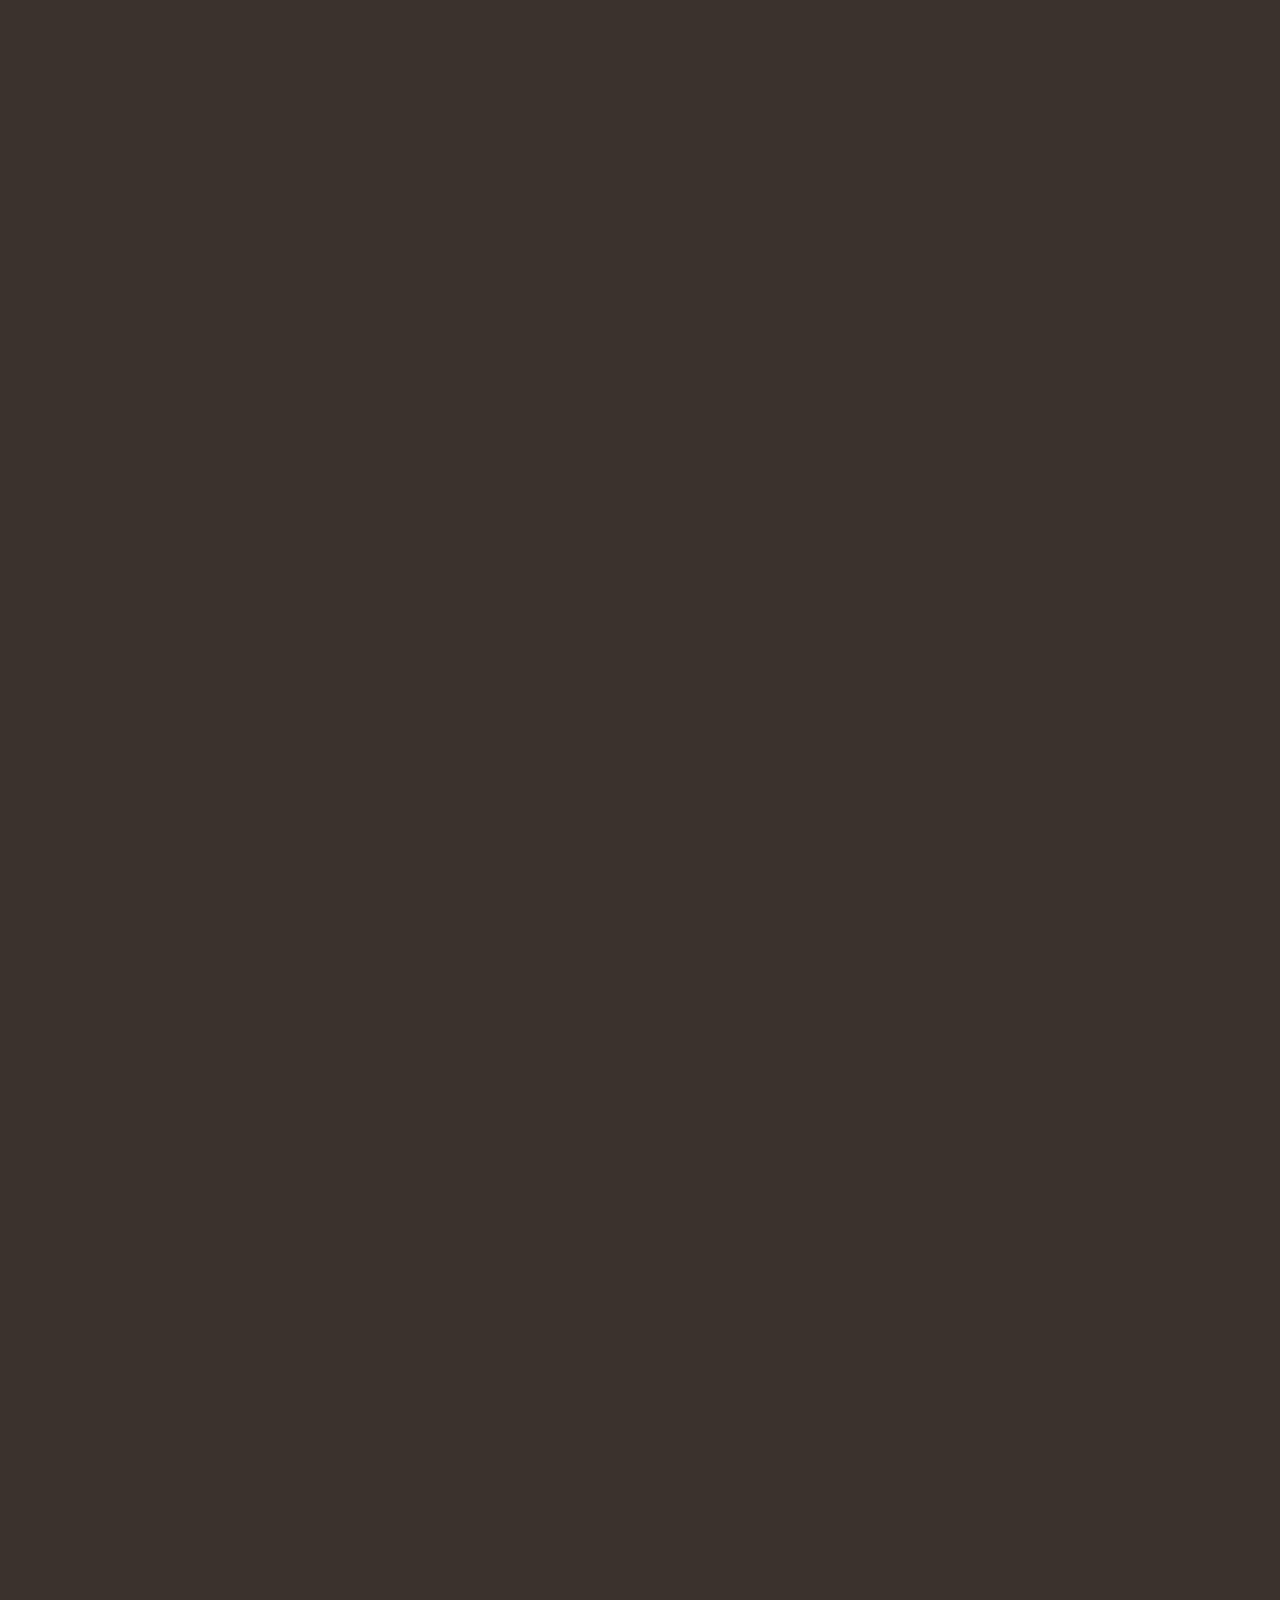
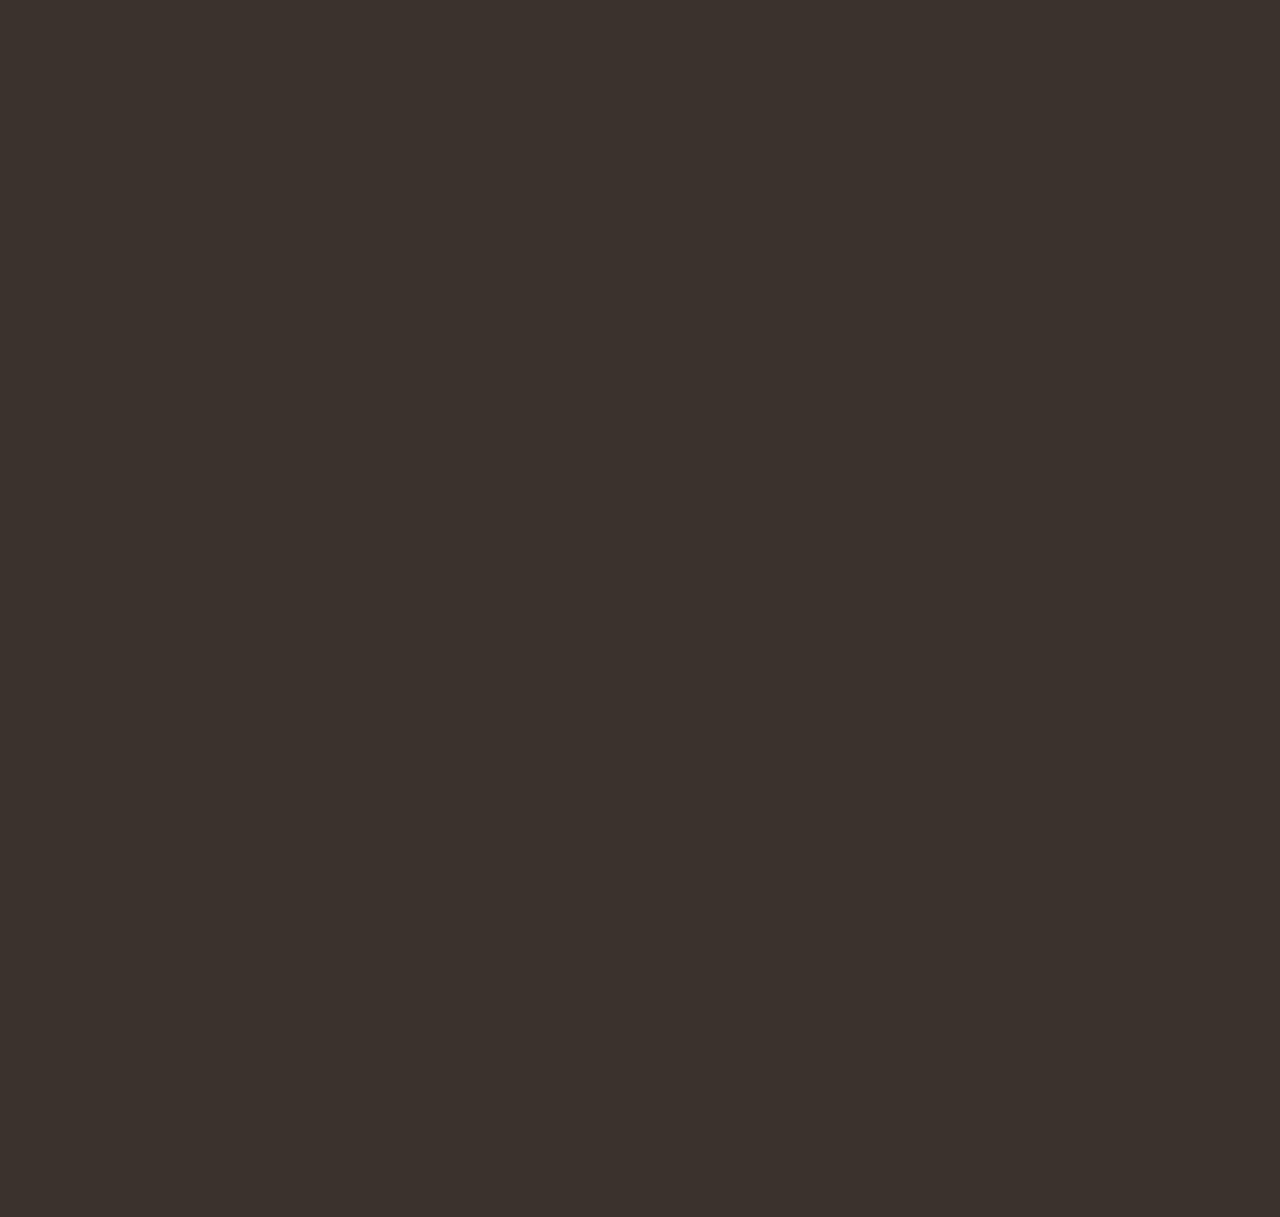
<file: last exam/testimonial.html>
<!DOCTYPE html>
<html lang="en">

<head>
    <meta charset="UTF-8">
    <meta http-equiv="X-UA-Compatible" content="IE=edge">
    <meta name="viewport" content="width=device-width, initial-scale=1.0">
    <title>Document</title>
    <link rel="stylesheet" href="./testimonial.css">
</head>

<body>
    <div class="main">
        <div class="header">
            <div class="logo">
                <img src="./img/46. Лого.png" alt="">
                <div class="namelogo">Cool Barber</div>
            </div>
            <div class="menu">
                <a href="./aboutus.html">
                    <div class="aboutus">About Us</div>
                </a>
                <a href="./price.html">
                    <div class="ourmaster">Our Price</div>
                </a>
                <a href="./index.html">
                    <div class="portfolio">Portfolio</div>
                </a>
                <a href="./testimonial.html">
                    <div class="testimonials">Testimonials</div>
                </a>
                <a href="./contacts.html">
                    <div class="contacts">Contacts</div>
                </a>
            </div>
            <div class="phone">
                <div class="location">302 W 50th St, NY, NY 10019</div>
                <img src="./img/1. Карта.png" alt="" class="imglocation">
            </div>
            <div class="phone">
                <div class="number">8 (800) 000-00-00 Daily from 9 to 20</div>
                <img src="./img/Иконка телефона.png" alt="" class="imgnumber">
            </div>
        </div>
</body>

</html>
</file>
<file: last exam/aboutus.css>
* {
    margin: 0;
    padding: 0;
    box-sizing: border-box;
}

body {
    display: block;
}

.main {
    width: 1920px;
    height: 6017px;
    background: #3B322D;
    /* justify-content: space-around; */
    /* align-items: center; */
    padding: 0 120px;
}

a {
    text-decoration: none;
    color: white;
}

a:hover {
    color: orange;
}

.header {
    width: 1300px;
    height: 120px;
    display: flex;
    justify-content: space-around;
    align-items: center;
    margin-left: -50px;
}

.logo {
    width: 200px;
    height: 50px;
    display: flex;
    justify-content: space-around;
    align-items: center;

}

.namelogo {
    text-transform: uppercase;
    color: #EFE7E2;
}

.menu {
    width: 540px;
    height: 50px;
    color: white;
    display: flex;
    justify-content: space-around;
    align-items: center;
}

.phone {
    width: 160px;
    height: 35px;
    display: flex;
    justify-content: space-around;
    align-items: center;
    color: white;
}

.hero {
    width: 1180px;
    height: 420px;
    background: url(./img/bg\ \(1\).png);
    padding-left: 50px;
    padding-top: 40px;
}

.item-main-text {
    width: 707px;
    height: 231px;
    font-family: 'Playfair Display';
    font-style: normal;
    font-weight: 900;
    font-size: 70px;
    line-height: 110%;
    color: #FFFFFF;
}

.item-undermain-text {
    width: 228px;
    height: 54px;
    font-family: 'Fira Sans';
    font-style: normal;
    font-weight: 400;
    font-size: 18px;
    line-height: 150%;
    color: #EFE7E2;
    margin-top: 32px;
}

.master {
    width: 1280px;
    height: 900px;
}

.frame19 {
    width: 1180px;
    height: 180px;
    background: #251D1A;
    display: flex;
    align-items: center;
    justify-content: space-between;
}

.namemaster {
    width: 230px;
    height: 120px;
    font-family: 'Fira Sans';
    font-style: normal;
    font-weight: 700;
    font-size: 48px;
    line-height: 125%;
    color: #EFE7E2;

}


.description-master {
    width: 280px;
    height: 81px;
    font-family: 'Fira Sans';
    font-style: normal;
    font-weight: 400;
    font-size: 18px;
    line-height: 150%;
    color: #B7AAA2;
}

.second-description-master {
    width: 263px;
    height: 54px;
    font-family: 'Fira Sans';
    font-style: normal;
    font-weight: 400;
    font-size: 18px;
    line-height: 150%;
    color: #B7AAA2;
}

img {
    margin: 10px;
}



.masters-button {
    display: flex;
    flex-direction: row;
    align-items: center;
    padding: 25px 51px;
    width: 258px;
    height: 68px;
    background: #FF6E40;
    color: white;
    font-size: 20px;
    transform: translate(461px, 30px)
}


.map {
    width: 1920px;
    height: 650px;
    background: url(./img/Rectangle\ 48.png);
    padding: 60px 370px;
    margin-left: -120px;
}

.mapcontact {
    width: 480px;
    height: 530px;
    background-color: #251D1A;
    padding: 65px 60px;
}


.textcontact {
    width: 192px;
    height: 60px;
    font-family: 'Fira Sans';
    font-style: normal;
    font-weight: 700;
    font-size: 48px;
    line-height: 125%;
    color: #FFFFFF;
}

.phonenumber {
    width: 300px;
    height: 31px;
    font-family: 'Montserrat';
    font-style: normal;
    font-weight: 400;
    font-size: 21px;
    line-height: 143%;
    color: #FFFFFF;
}

.email {
    width: 300px;
    height: 31px;
    font-family: 'Montserrat';
    font-style: normal;
    font-weight: 400;
    font-size: 21px;
    line-height: 143%;
    color: #FFFFFF;
}

.locationcord {
    width: 300px;
    height: 31px;
    font-family: 'Montserrat';
    font-style: normal;
    font-weight: 400;
    font-size: 21px;
    line-height: 143%;
    color: #FFFFFF;
}

.time1 {
    width: 300px;
    height: 31px;
    font-family: 'Montserrat';
    font-style: normal;
    font-weight: 400;
    font-size: 21px;
    color: #FFFFFF;
}

.alltime,
.allemail,
.allnumber,
.alllocation {
    display: flex;
    flex-direction: row;
    align-items: center;
    gap: 31px;
    width: 385px;
    height: 54px;
}
</file>
<file: last exam/contacts.css>
* {
    margin: 0;
    padding: 0;
    box-sizing: border-box;
}

body {
    display: block;
}

.main {
    width: 1920px;
    height: 6017px;
    background: #3B322D;
    /* justify-content: space-around; */
    /* align-items: center; */
    padding: 0 120px;
}

a {
    text-decoration: none;
    color: white;
}

a:hover {
    color: orange;
}

.header {
    width: 1300px;
    height: 120px;
    display: flex;
    justify-content: space-around;
    align-items: center;

}

.logo {
    width: 200px;
    height: 50px;
    display: flex;
    justify-content: space-around;
    align-items: center;

}

.namelogo {
    text-transform: uppercase;
    color: #EFE7E2;
}

.menu {
    width: 540px;
    height: 50px;
    color: white;
    display: flex;
    justify-content: space-around;
    align-items: center;
}

.phone {
    width: 160px;
    height: 35px;
    display: flex;
    justify-content: space-around;
    align-items: center;
    color: white;
}







.headingcontact {
    width: 1180px;
    height: 150px;
    display: flex;
    flex-direction: column;
    align-items: center;
}

.map {
    width: 1920px;
    height: 650px;
    background: url(./img/Rectangle\ 48.png);
    padding: 60px 370px;
    margin-left: -120px;
}

.mapcontact {
    width: 480px;
    height: 530px;
    background-color: #251D1A;
    padding: 65px 60px;
}

a {
    text-decoration: none;
    color: white;
}

a:hover {
    color: orange;
}

.textcontact {
    width: 192px;
    height: 60px;
    font-family: 'Fira Sans';
    font-style: normal;
    font-weight: 700;
    font-size: 48px;
    line-height: 125%;
    color: #FFFFFF;
}

.phonenumber {
    width: 300px;
    height: 31px;
    font-family: 'Montserrat';
    font-style: normal;
    font-weight: 400;
    font-size: 21px;
    line-height: 143%;
    color: #FFFFFF;
}

.email {
    width: 300px;
    height: 31px;
    font-family: 'Montserrat';
    font-style: normal;
    font-weight: 400;
    font-size: 21px;
    line-height: 143%;
    color: #FFFFFF;
}

.locationcord {
    width: 300px;
    height: 31px;
    font-family: 'Montserrat';
    font-style: normal;
    font-weight: 400;
    font-size: 21px;
    line-height: 143%;
    color: #FFFFFF;
}

.time1 {
    width: 300px;
    height: 31px;
    font-family: 'Montserrat';
    font-style: normal;
    font-weight: 400;
    font-size: 21px;
    color: #FFFFFF;
}

.alltime,
.allemail,
.allnumber,
.alllocation {
    display: flex;
    flex-direction: row;
    align-items: center;
    gap: 31px;
    width: 385px;
    height: 54px;
}
</file>
<file: last exam/price.css>
* {
    margin: 0;
    padding: 0;
    box-sizing: border-box;
}

body {
    display: block;
}

.main {
    width: 1920px;
    height: 6017px;
    background: #3B322D;
    /* justify-content: space-around; */
    /* align-items: center; */
    padding: 0 120px;
}

a {
    text-decoration: none;
    color: white;
}

a:hover {
    color: orange;
}

.header {
    width: 1300px;
    height: 120px;
    display: flex;
    justify-content: space-around;
    align-items: center;

}

.logo {
    width: 200px;
    height: 50px;
    display: flex;
    justify-content: space-around;
    align-items: center;

}

.namelogo {
    text-transform: uppercase;
    color: #EFE7E2;
}

.menu {
    width: 540px;
    height: 50px;
    color: white;
    display: flex;
    justify-content: space-around;
    align-items: center;
}

.phone {
    width: 160px;
    height: 35px;
    display: flex;
    justify-content: space-around;
    align-items: center;
    color: white;
}
</file>
<file: last exam/testimonial.css>
* {
    margin: 0;
    padding: 0;
    box-sizing: border-box;
}

body {
    display: block;
}

.main {
    width: 1920px;
    height: 6017px;
    background: #3B322D;
    /* justify-content: space-around; */
    /* align-items: center; */
    padding: 0 120px;
}

a {
    text-decoration: none;
    color: white;
}

a:hover {
    color: orange;
}

.header {
    width: 1300px;
    height: 120px;
    display: flex;
    justify-content: space-around;
    align-items: center;

}

.logo {
    width: 200px;
    height: 50px;
    display: flex;
    justify-content: space-around;
    align-items: center;

}

.namelogo {
    text-transform: uppercase;
    color: #EFE7E2;
}

.menu {
    width: 540px;
    height: 50px;
    color: white;
    display: flex;
    justify-content: space-around;
    align-items: center;
}

.phone {
    width: 160px;
    height: 35px;
    display: flex;
    justify-content: space-around;
    align-items: center;
    color: white;
}
</file>
